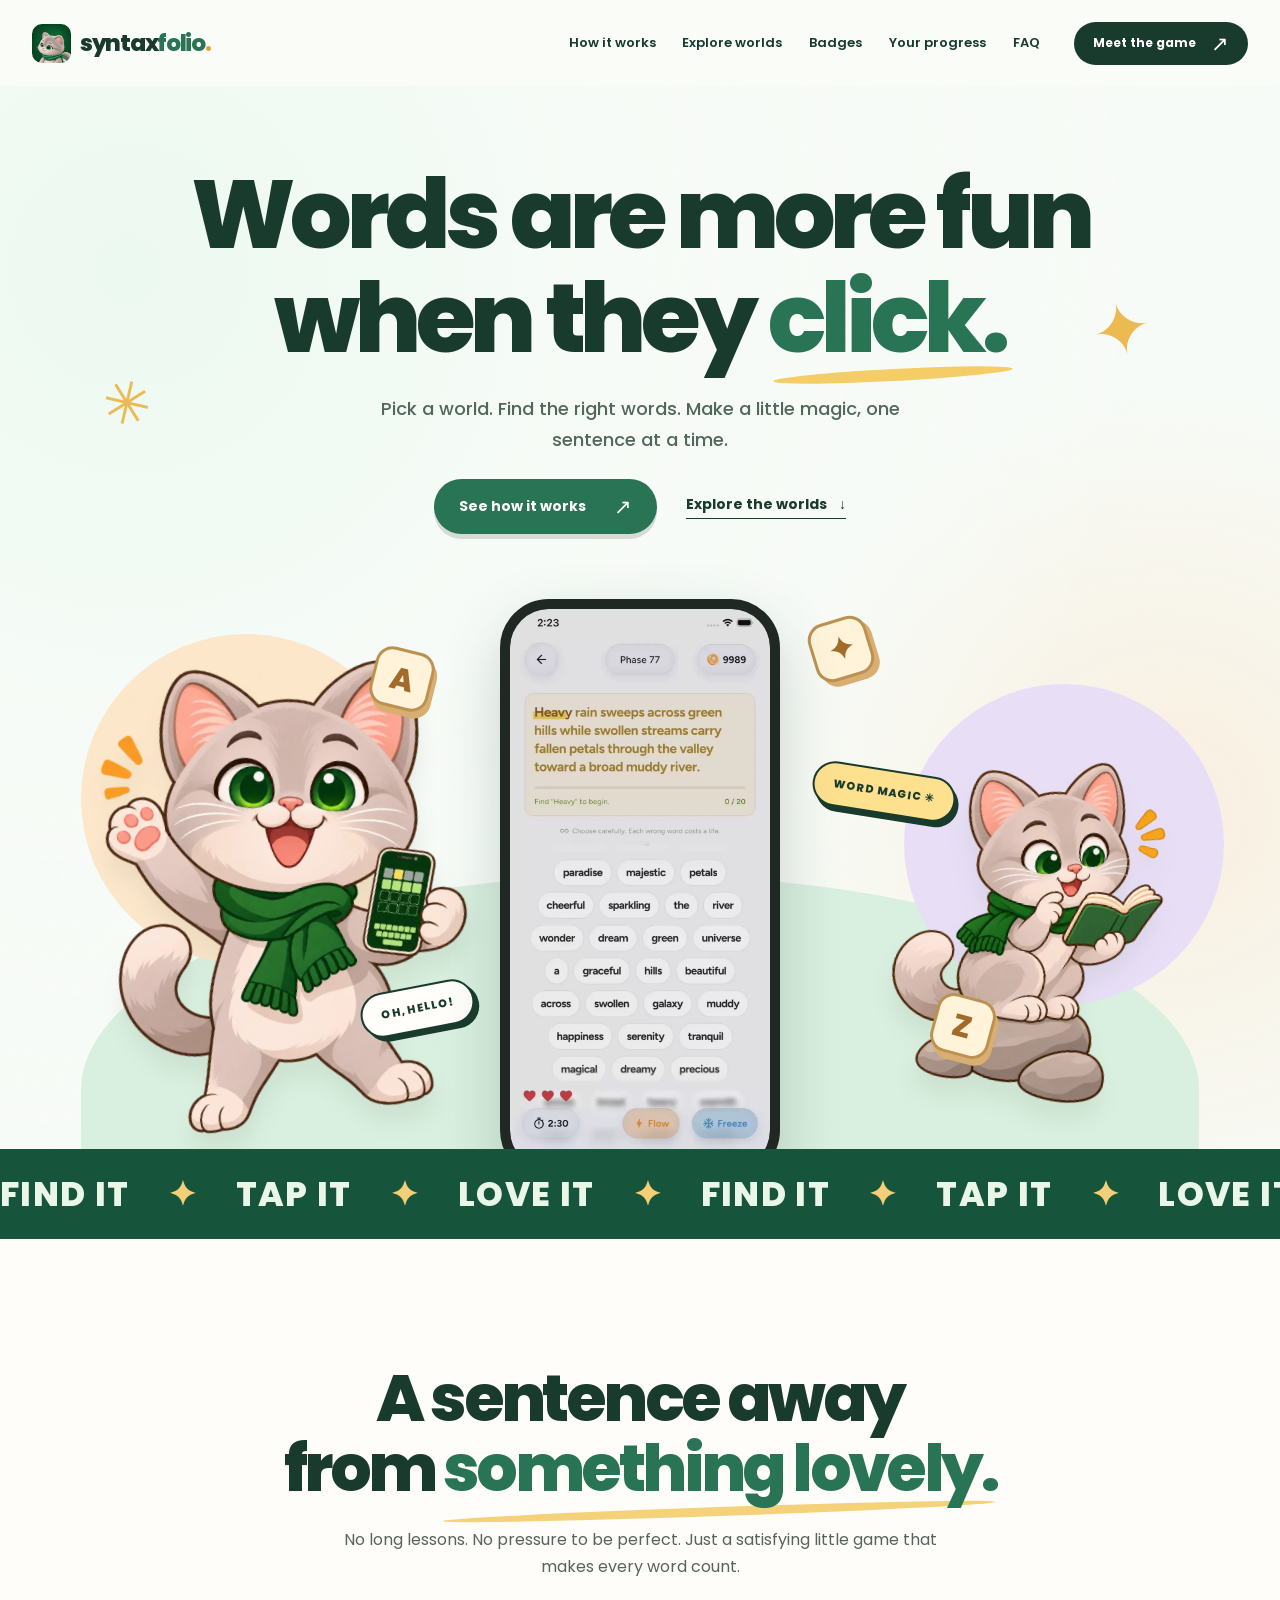
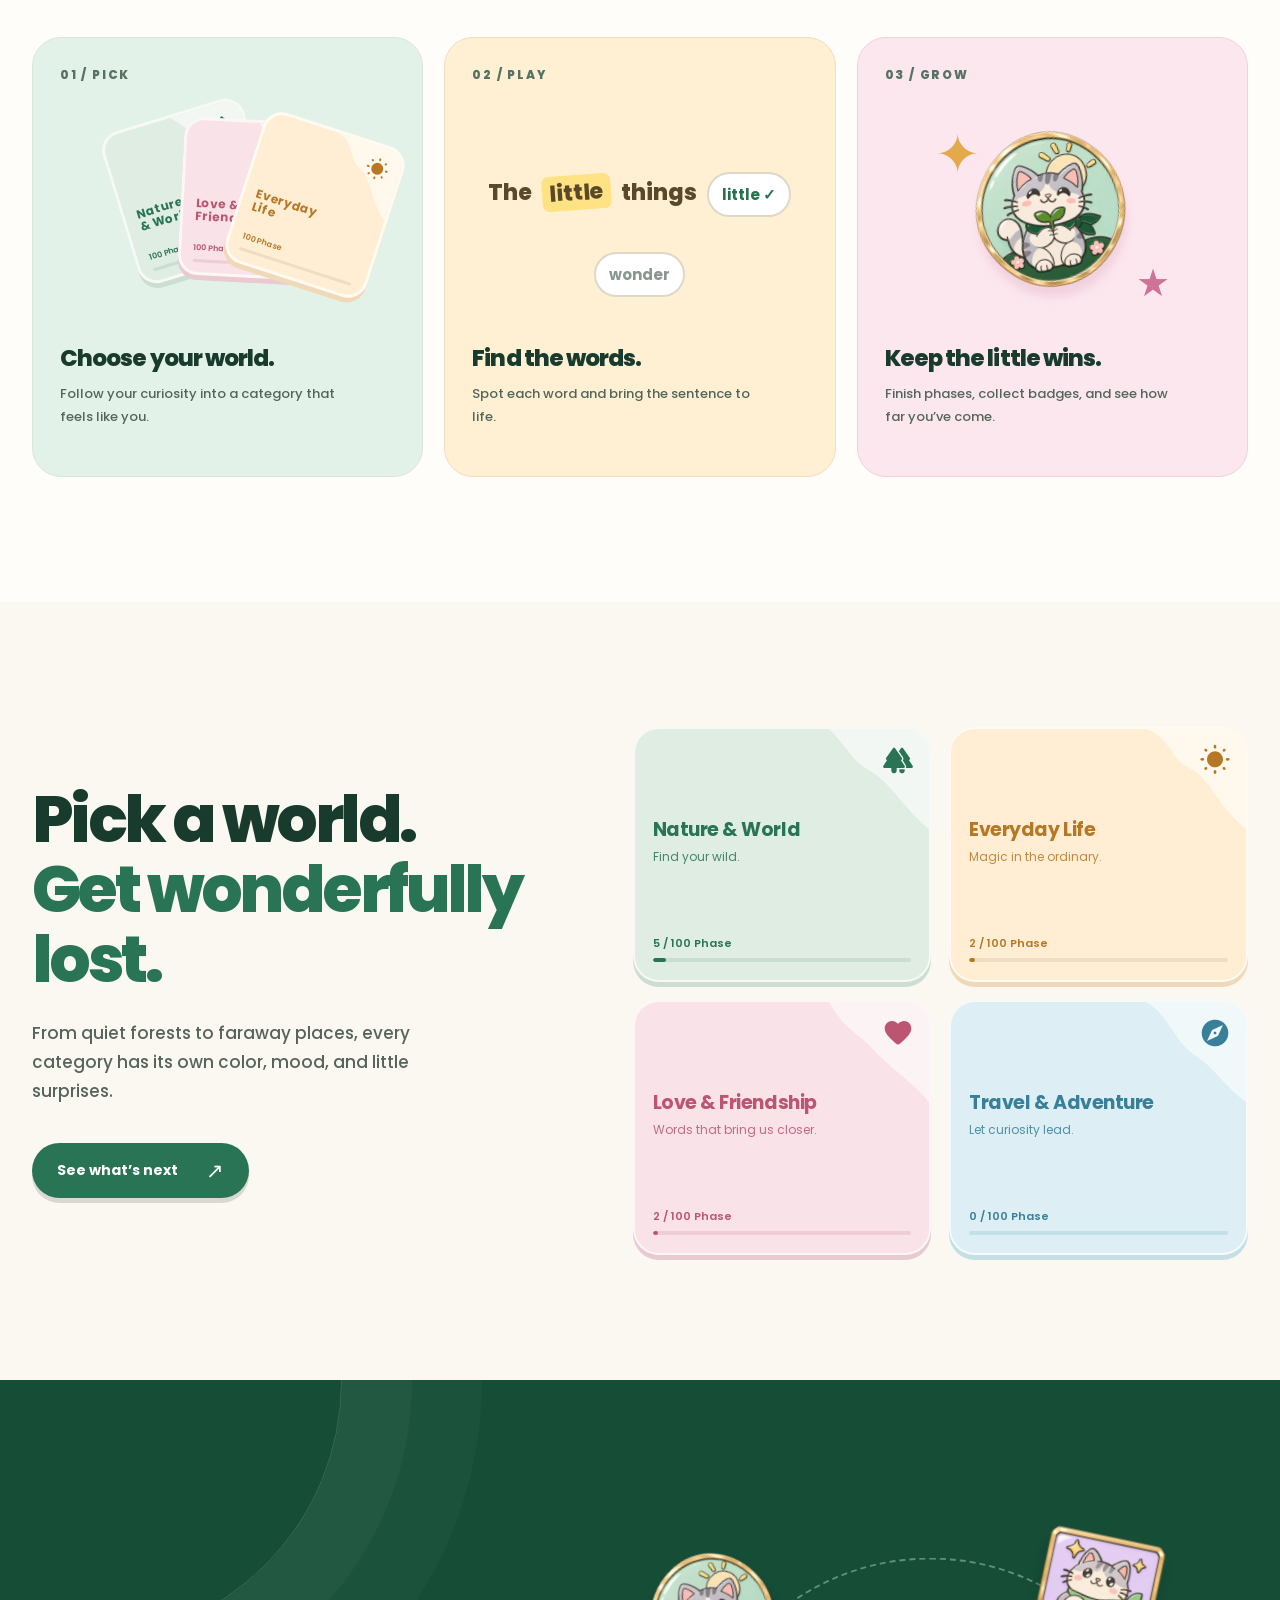
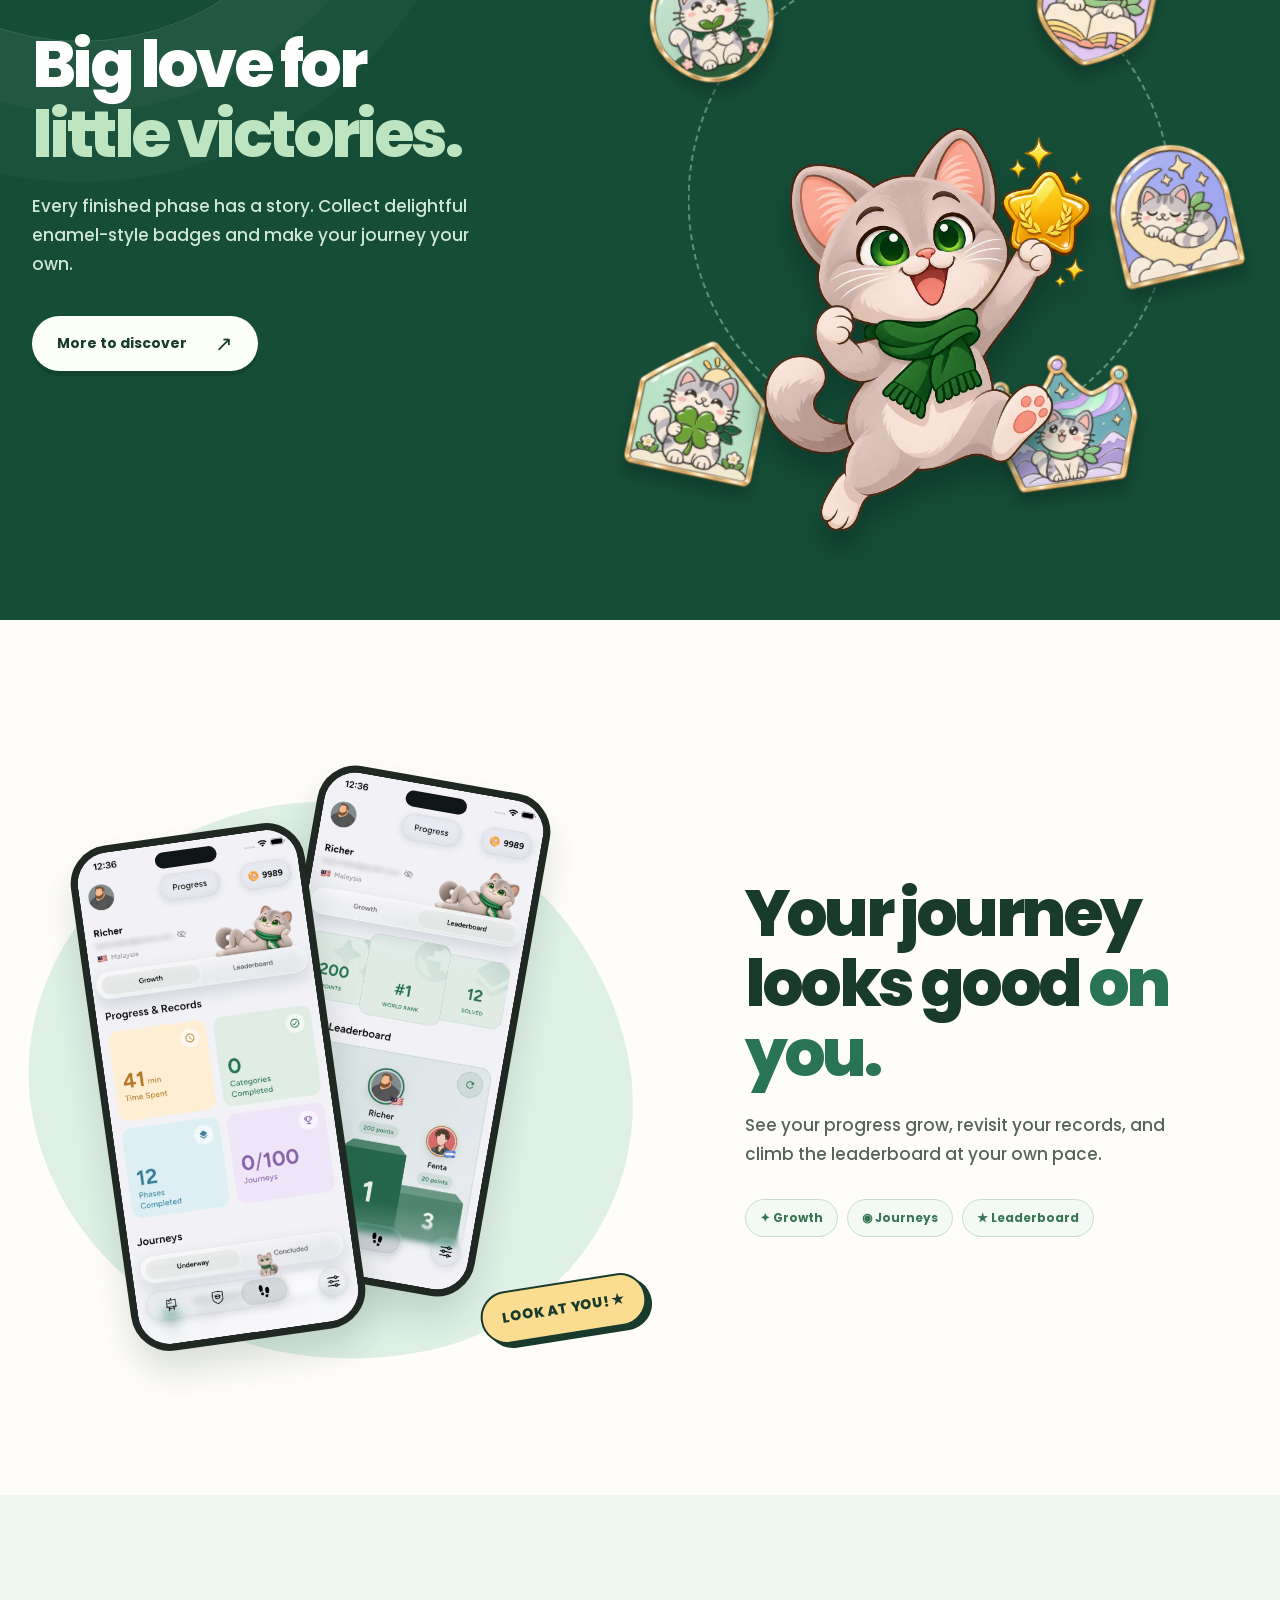
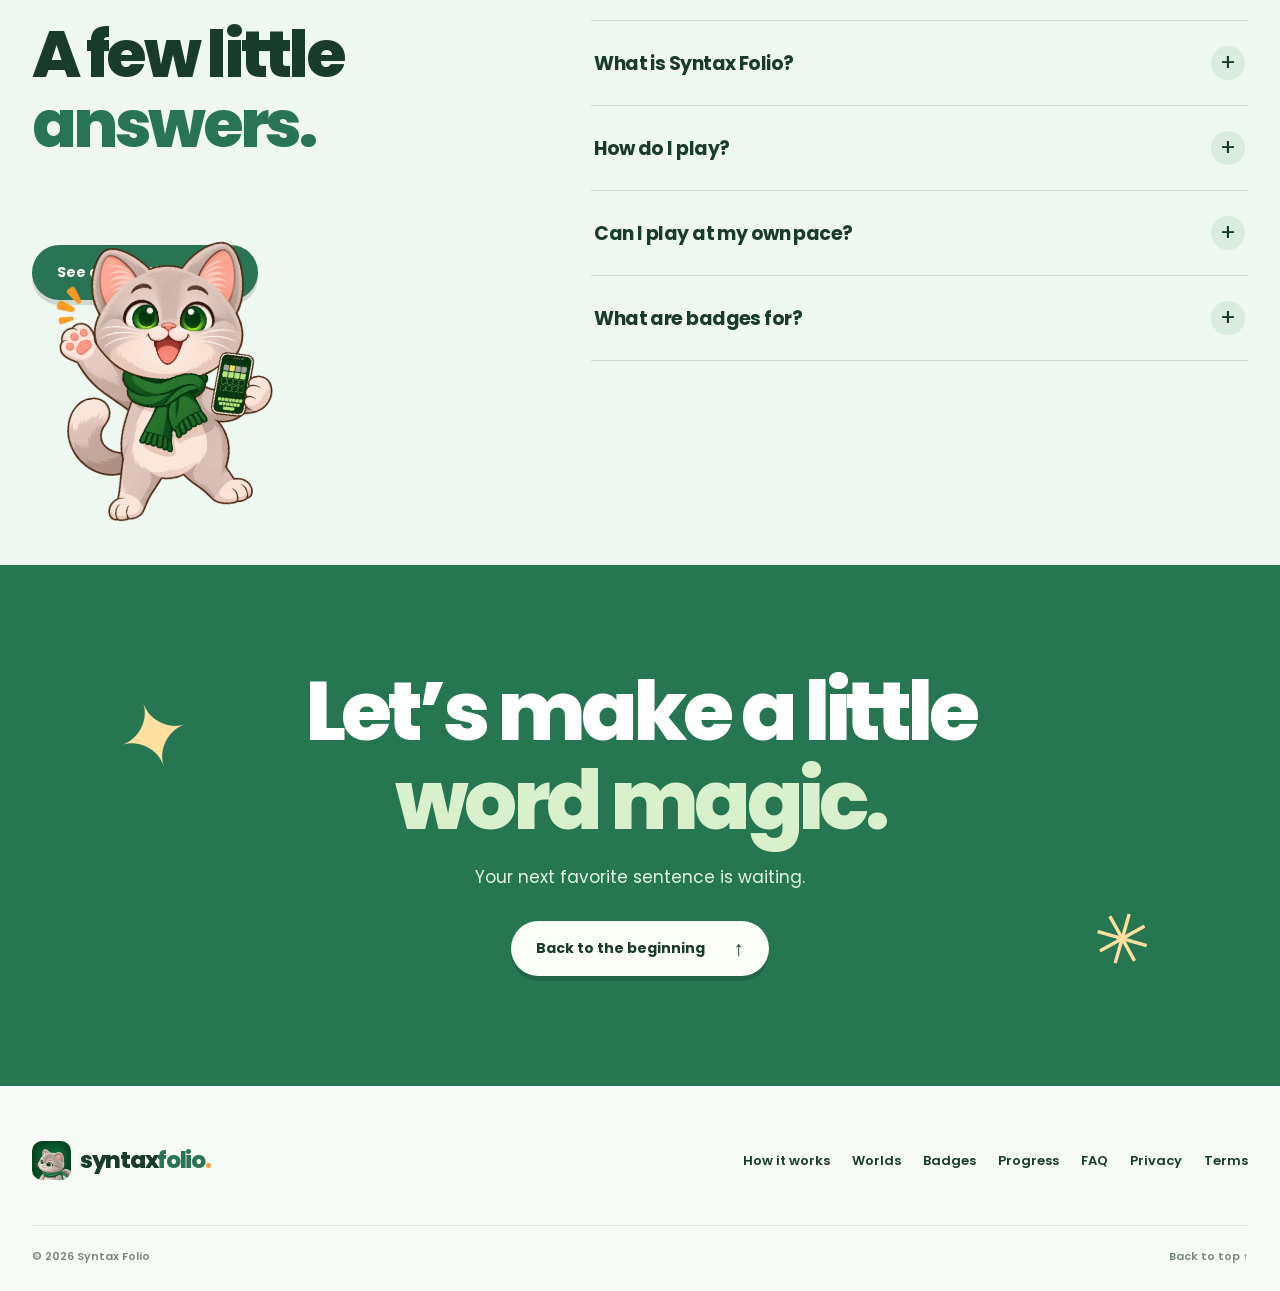
<file: index.html>
<!doctype html>
<html lang="en">
<head>
  <meta charset="utf-8">
  <meta name="viewport" content="width=device-width, initial-scale=1">
  <meta name="theme-color" content="#f7fbf7">
  <meta name="description" content="Syntax Folio turns finding words into a little everyday adventure. Pick a world, finish a sentence, and collect charming cat badges along the way.">
  <meta property="og:title" content="Syntax Folio — Make a little word magic">
  <meta property="og:description" content="Pick a world, find the words, and make a little magic.">
  <meta property="og:type" content="website">
  <link rel="icon" type="image/png" href="./favicon.png">
  <link rel="apple-touch-icon" href="./apple-touch-icon.png">
  <link rel="stylesheet" href="./styles.css">
  <script src="./script.js" defer></script>
  <title>Syntax Folio — Make a little word magic</title>
</head>
<body>
  <a class="skip-link" href="#main">Skip to content</a>
  <header class="site-header" id="top">
    <div class="nav-shell page-width">
      <a class="brand" href="#top" aria-label="Syntax Folio, back to top"><span class="brand-mark" aria-hidden="true"><img src="./assets/syntaxfolio_cat_green.png" alt=""></span><span>syntax<span class="brand-accent">folio</span><span class="brand-period">.</span></span></a>
      <button class="menu-toggle" type="button" aria-label="Open menu" aria-controls="site-nav" aria-expanded="false"><span></span><span></span><span></span></button>
      <nav class="site-nav" id="site-nav" aria-label="Main navigation"><a href="#how-it-works">How it works</a><a href="#worlds">Explore worlds</a><a href="#badges">Badges</a><a href="#progress">Your progress</a><a href="./faq/">FAQ</a></nav>
      <a class="button button-dark nav-cta" href="#how-it-works">Meet the game <span aria-hidden="true">↗</span></a>
    </div>
  </header>
  <main id="main">
    <section class="hero" aria-labelledby="hero-title">
      <div class="hero-spark hero-spark-one" aria-hidden="true">✳</div><div class="hero-spark hero-spark-two" aria-hidden="true">✦</div>
      <div class="hero-intro page-width">
        <h1 id="hero-title">Words are more fun<br>when they <em>click.</em></h1>
        <p class="hero-copy">Pick a world. Find the right words. Make a little magic, one sentence at a time.</p>
        <div class="hero-actions"><a class="button button-green" href="#how-it-works">See how it works <span aria-hidden="true">↗</span></a><a class="text-link" href="#worlds">Explore the worlds <span aria-hidden="true">↓</span></a></div>
      </div>
      <div class="hero-stage page-width" aria-label="Preview of the Syntax Folio game">
        <span class="hero-blob hero-blob-left" aria-hidden="true"></span><span class="hero-blob hero-blob-right" aria-hidden="true"></span>
        <span class="floating-tile tile-one" aria-hidden="true">A</span><span class="floating-tile tile-two" aria-hidden="true">✦</span><span class="floating-tile tile-three" aria-hidden="true">Z</span>
        <img class="hero-cat hero-cat-left" src="./assets/cat-hello.webp" alt="The Syntax Folio cat waving hello while holding a phone" width="420" height="560" fetchpriority="high">
        <img class="hero-cat hero-cat-right" src="./assets/cat-reading.webp" alt="The Syntax Folio cat reading a book while sitting on stones" width="370" height="500">
        <div class="hero-sticker sticker-one" aria-hidden="true">OH, HELLO!</div><div class="hero-sticker sticker-two" aria-hidden="true">WORD MAGIC ✳</div>
      </div>
      <div class="phone phone-hero"><video src="./assets/preview.mp4" poster="./assets/preview-poster.webp" aria-label="Gameplay preview: find words to finish a sentence" autoplay muted loop playsinline preload="metadata"></video></div>
      <div class="ticker" aria-hidden="true"><div class="ticker-track">FIND IT <span>✦</span> TAP IT <span>✦</span> LOVE IT <span>✦</span> FIND IT <span>✦</span> TAP IT <span>✦</span> LOVE IT <span>✦</span> FIND IT <span>✦</span> TAP IT <span>✦</span> LOVE IT <span>✦</span></div></div>
    </section>
    <section class="section how-section page-width" id="how-it-works" aria-labelledby="how-title">
      <div class="section-heading centered"><h2 id="how-title">A sentence away<br>from <span class="underlined">something lovely.</span></h2><p>No long lessons. No pressure to be perfect. Just a satisfying little game that makes every word count.</p></div>
      <div class="steps-grid">
        <article class="step-card step-mint"><div class="step-number">01 / PICK</div><div class="step-art step-art-world">
          <div class="mini-world mini-world-green"><svg class="category-wave" viewBox="0 0 100 100" aria-hidden="true"><path d="M0 0 C20 19 20 30 43 43 C64 57 74 78 100 100 L100 0 Z"></path></svg><span class="material-icon category-icon" aria-hidden="true">&#xf0322;</span><strong>Nature<br>&amp; World</strong><small>100 Phase</small><i class="mini-track" aria-hidden="true"></i></div>
          <div class="mini-world mini-world-pink"><svg class="category-wave" viewBox="0 0 100 100" aria-hidden="true"><path d="M0 0 C16 27 27 30 40 43 C58 64 81 77 100 100 L100 0 Z"></path></svg><span class="material-icon category-icon" aria-hidden="true">&#xf738;</span><strong>Love &amp;<br>Friendship</strong><small>100 Phase</small><i class="mini-track" aria-hidden="true"></i></div>
          <div class="mini-world mini-world-yellow"><svg class="category-wave" viewBox="0 0 100 100" aria-hidden="true"><path d="M0 0 C26 10 22 28 45 40 C65 50 68 73 100 100 L100 0 Z"></path></svg><span class="material-icon category-icon" aria-hidden="true">&#xf02ae;</span><strong>Everyday<br>Life</strong><small>100 Phase</small><i class="mini-track" aria-hidden="true"></i></div>
        </div><h3>Choose your world.</h3><p>Follow your curiosity into a category that feels like you.</p></article>
        <article class="step-card step-cream"><div class="step-number">02 / PLAY</div><div class="step-art word-art" aria-hidden="true"><span>The</span><span class="word-highlight">little</span><span>things</span><span class="word-choice">little ✓</span><span class="word-choice faded">wonder</span></div><h3>Find the words.</h3><p>Spot each word and bring the sentence to life.</p></article>
        <article class="step-card step-pink"><div class="step-number">03 / GROW</div><div class="step-art reward-art" aria-hidden="true"><span class="reward-sun">✦</span><img src="./assets/badge-first-purr.webp" alt="" width="155" height="155"><span class="reward-star">★</span></div><h3>Keep the little wins.</h3><p>Finish phases, collect badges, and see how far you’ve come.</p></article>
      </div>
    </section>
    <section class="worlds-section section" id="worlds" aria-labelledby="worlds-title"><div class="page-width worlds-layout">
      <div class="worlds-copy"><h2 id="worlds-title">Pick a world.<br><em>Get wonderfully lost.</em></h2><p>From quiet forests to faraway places, every category has its own color, mood, and little surprises.</p><a class="button button-green" href="#progress">See what’s next <span aria-hidden="true">↗</span></a></div>
      <div class="worlds-art" aria-label="A selection of colorful categories">
        <div class="world-card world-green"><svg class="category-wave" viewBox="0 0 100 100" aria-hidden="true"><path d="M0 0 C20 19 20 30 43 43 C64 57 74 78 100 100 L100 0 Z"></path></svg><span class="material-icon category-icon" aria-hidden="true">&#xf0322;</span><strong>Nature &amp; World</strong><small>Find your wild.</small><div class="category-progress"><span>5 / 100 Phase</span><i><b style="width:5%"></b></i></div></div>
        <div class="world-card world-yellow"><svg class="category-wave" viewBox="0 0 100 100" aria-hidden="true"><path d="M0 0 C26 10 22 28 45 40 C65 50 68 73 100 100 L100 0 Z"></path></svg><span class="material-icon category-icon" aria-hidden="true">&#xf02ae;</span><strong>Everyday Life</strong><small>Magic in the ordinary.</small><div class="category-progress"><span>2 / 100 Phase</span><i><b style="width:2%"></b></i></div></div>
        <div class="world-card world-pink"><svg class="category-wave" viewBox="0 0 100 100" aria-hidden="true"><path d="M0 0 C16 27 27 30 40 43 C58 64 81 77 100 100 L100 0 Z"></path></svg><span class="material-icon category-icon" aria-hidden="true">&#xf738;</span><strong>Love &amp; Friendship</strong><small>Words that bring us closer.</small><div class="category-progress"><span>2 / 100 Phase</span><i><b style="width:2%"></b></i></div></div>
        <div class="world-card world-blue"><svg class="category-wave" viewBox="0 0 100 100" aria-hidden="true"><path d="M0 0 C24 13 26 38 50 54 C72 69 77 83 100 100 L100 0 Z"></path></svg><span class="material-icon category-icon" aria-hidden="true">&#xf724;</span><strong>Travel &amp; Adventure</strong><small>Let curiosity lead.</small><div class="category-progress"><span>0 / 100 Phase</span><i><b style="width:0%"></b></i></div></div>
      </div>
    </div></section>
    <section class="badges-section section" id="badges" aria-labelledby="badges-title"><div class="page-width badges-layout">
      <div class="badges-copy"><h2 id="badges-title">Big love for<br><em>little victories.</em></h2><p>Every finished phase has a story. Collect delightful enamel-style badges and make your journey your own.</p><a class="button button-light" href="#progress">More to discover <span aria-hidden="true">↗</span></a></div>
      <div class="badge-scene" aria-label="A collection of Syntax Folio badges"><span class="badge-orbit" aria-hidden="true"></span><img class="badge badge-a" src="./assets/badge-first-purr.webp" alt="First Purr badge" loading="lazy"><img class="badge badge-b" src="./assets/badge-word-weaver.webp" alt="Word Weaver badge" loading="lazy"><img class="badge badge-c" src="./assets/badge-moonlit-whiskers.webp" alt="Moonlit Whiskers badge" loading="lazy"><img class="badge badge-d" src="./assets/badge-lucky-clover.webp" alt="Lucky Clover badge" loading="lazy"><img class="badge badge-e" src="./assets/badge-aurora-admirer.webp" alt="Aurora Admirer badge" loading="lazy"><img class="badges-cat" src="./assets/cat-celebrate.webp" alt="The cat celebrating with a golden badge" loading="lazy"></div>
    </div></section>
    <section class="section progress-section page-width" id="progress" aria-labelledby="progress-title">
      <div class="progress-visual"><div class="progress-blob" aria-hidden="true"></div><div class="phone phone-progress phone-progress-back"><span class="phone-camera" aria-hidden="true"></span><img src="./assets/screen-6.webp" alt="Leaderboard preview" loading="lazy" width="680" height="1471"></div><div class="phone phone-progress phone-progress-front"><span class="phone-camera" aria-hidden="true"></span><img src="./assets/screen-5.webp" alt="Growth and progress preview" loading="lazy" width="680" height="1471"></div><span class="progress-sticker" aria-hidden="true">LOOK AT YOU! ★</span></div>
      <div class="progress-copy"><h2 id="progress-title">Your journey<br>looks good <em>on you.</em></h2><p>See your progress grow, revisit your records, and climb the leaderboard at your own pace.</p><div class="progress-chips"><span>✦ Growth</span><span>◉ Journeys</span><span>★ Leaderboard</span></div></div>
    </section>
    <section class="faq-section section" id="faq" aria-labelledby="faq-title"><div class="page-width faq-layout">
      <div class="faq-intro"><h2 id="faq-title">A few little<br><em>answers.</em></h2><a class="button button-green faq-more" href="./faq/">See all questions <span aria-hidden="true">↗</span></a><img src="./assets/cat-hello.webp" alt="Our cat is happy to help" loading="lazy"></div>
      <div class="faq-list"><details><summary>What is Syntax Folio?<span aria-hidden="true">+</span></summary><p>It’s a word-finding game where you complete sentences, explore themed worlds, and celebrate your progress along the way.</p></details><details><summary>How do I play?<span aria-hidden="true">+</span></summary><p>Choose a category and phase, then tap the correct words in order to complete the sentence. Each phase is a fresh little challenge.</p></details><details><summary>Can I play at my own pace?<span aria-hidden="true">+</span></summary><p>Absolutely. Pick a world whenever you like and return to your journey whenever a little wordplay sounds good.</p></details><details><summary>What are badges for?<span aria-hidden="true">+</span></summary><p>Badges mark the milestones you reach as you play. Collect them and watch your own story take shape.</p></details></div>
    </div></section>
    <section class="final-cta" aria-labelledby="final-title"><div class="page-width final-inner"><span class="final-star final-star-a" aria-hidden="true">✦</span><span class="final-star final-star-b" aria-hidden="true">✳</span><h2 id="final-title">Let’s make a little<br><em>word magic.</em></h2><p>Your next favorite sentence is waiting.</p><a class="button button-light" href="#top">Back to the beginning <span aria-hidden="true">↑</span></a></div></section>
  </main>
  <footer class="site-footer"><div class="page-width footer-main"><a class="brand" href="#top"><span class="brand-mark" aria-hidden="true"><img src="./assets/syntaxfolio_cat_green.png" alt=""></span><span>syntax<span class="brand-accent">folio</span><span class="brand-period">.</span></span></a><nav aria-label="Footer navigation"><a href="#how-it-works">How it works</a><a href="#worlds">Worlds</a><a href="#badges">Badges</a><a href="#progress">Progress</a><a href="./faq/">FAQ</a><a href="./privacy/">Privacy</a><a href="./terms/">Terms</a></nav></div><div class="footer-bottom page-width"><span>© <span id="year">2026</span> Syntax Folio</span><a href="#top">Back to top ↑</a></div></footer>
</body>
</html>
</file>
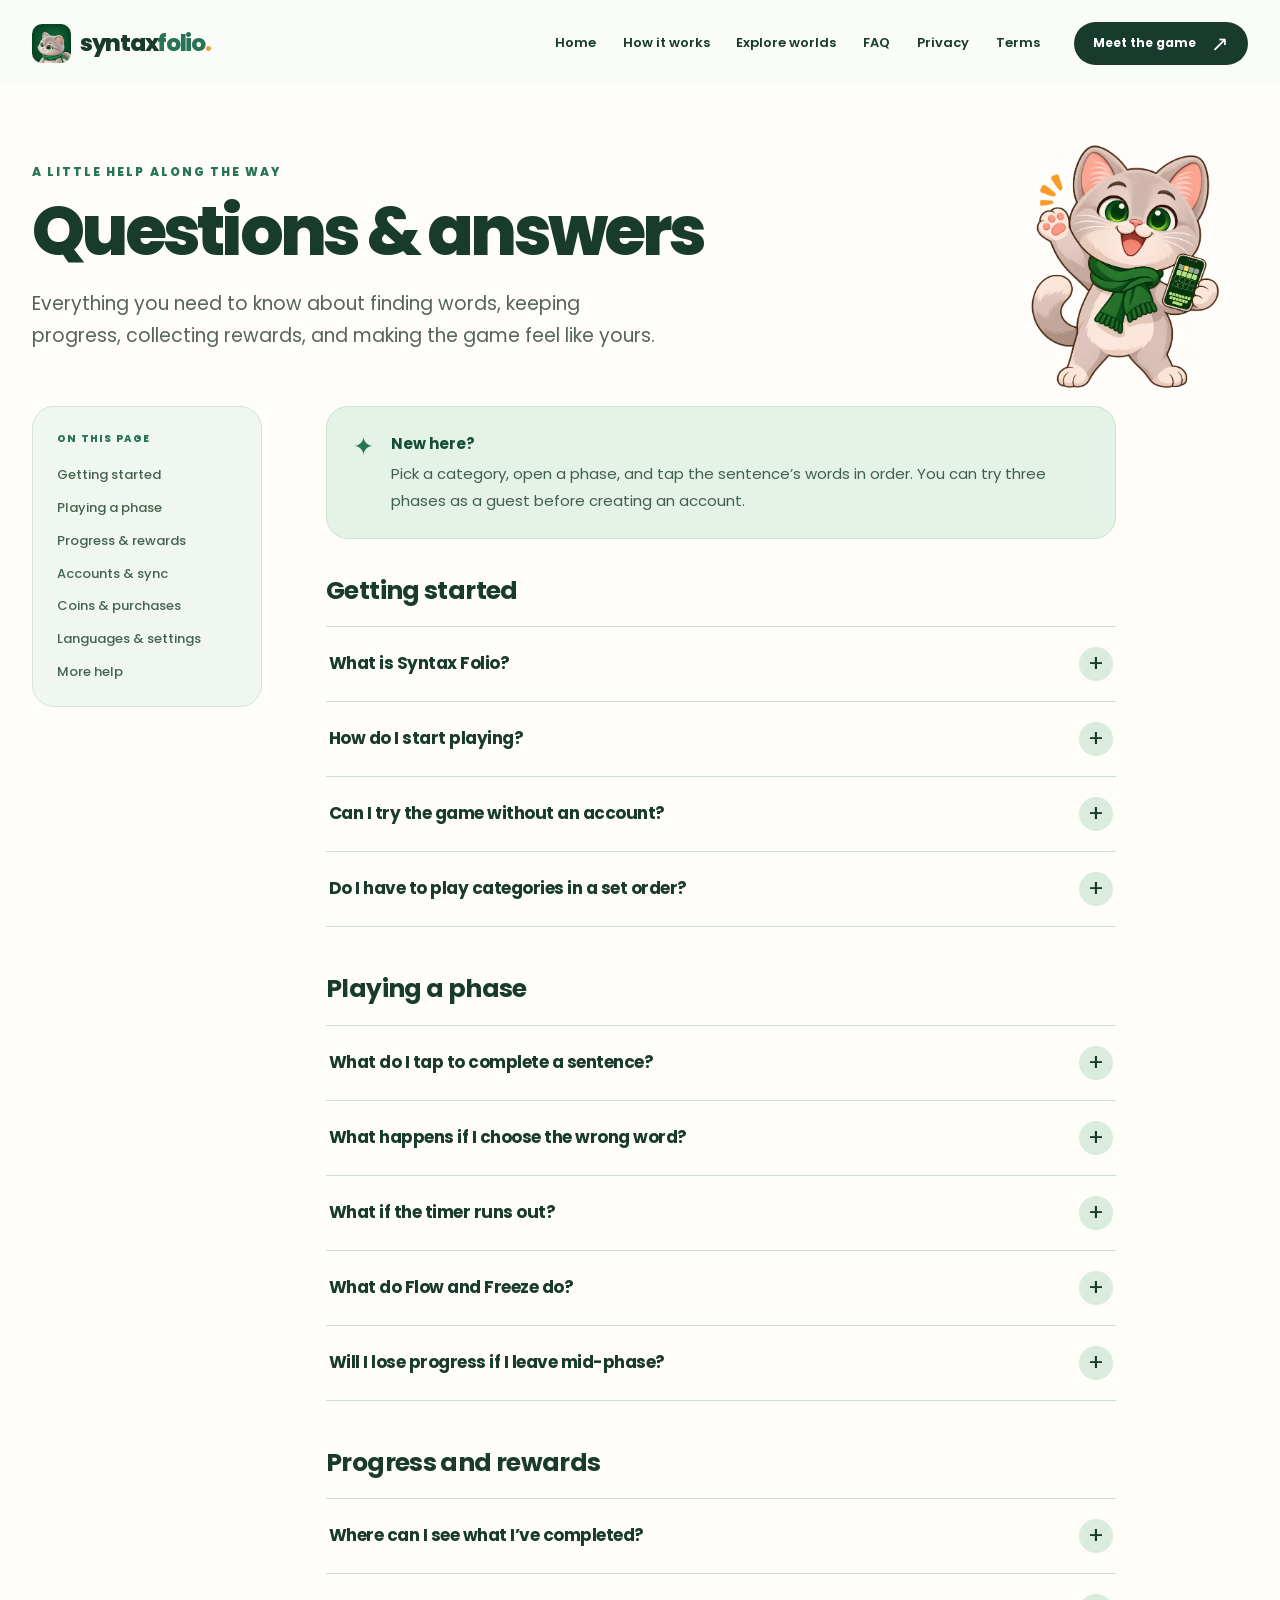
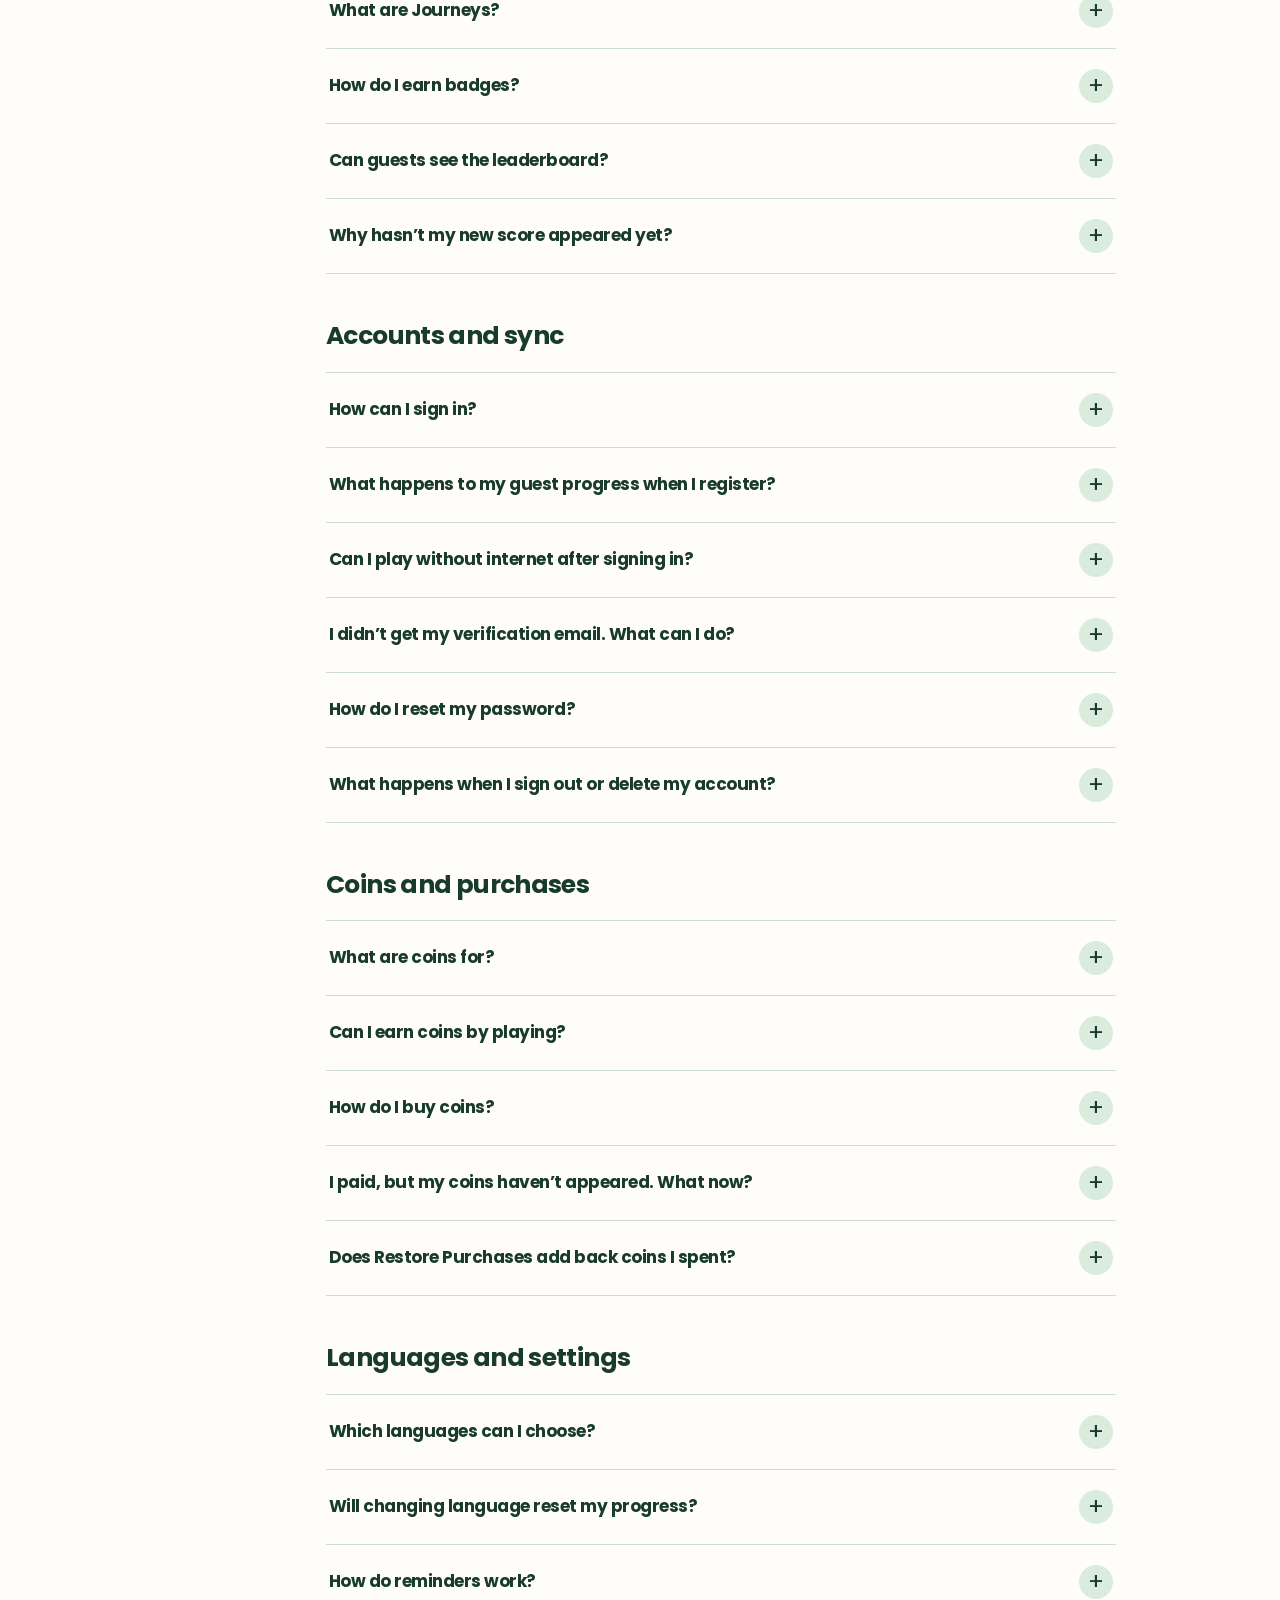
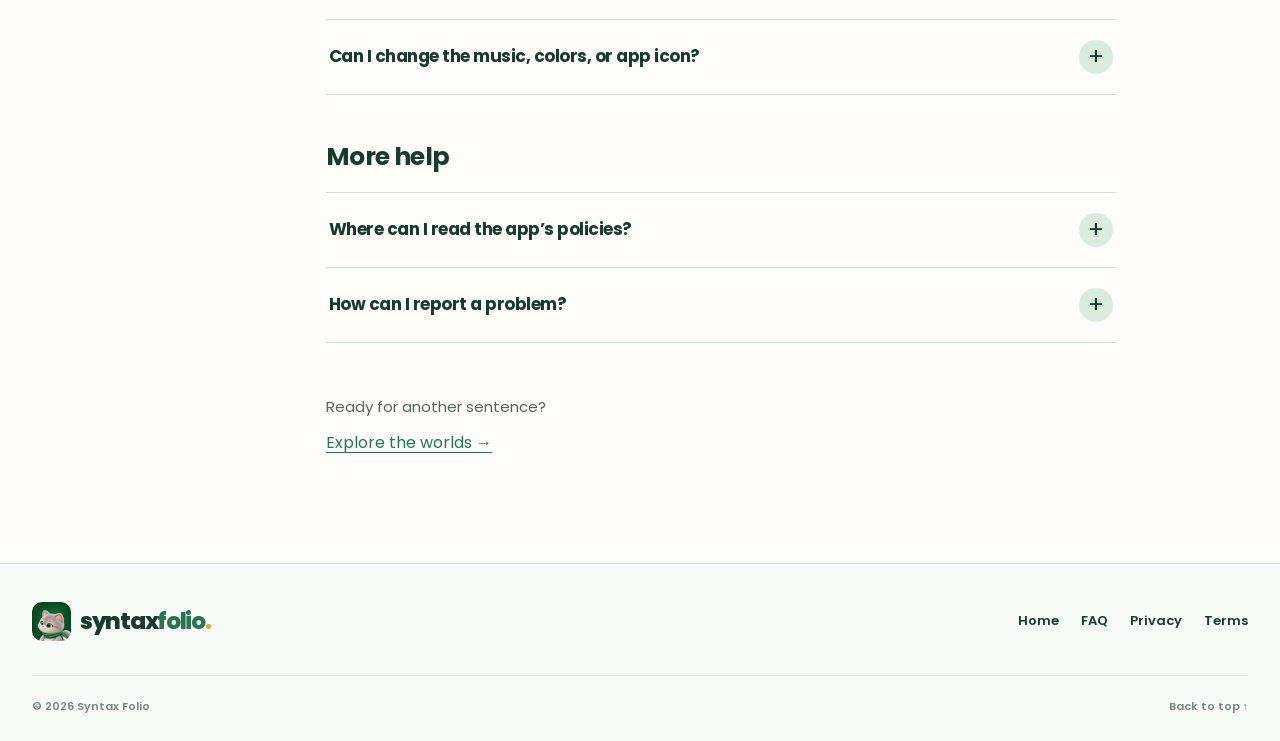
<file: faq/index.html>
<!doctype html>
<html lang="en">
<head>
  <meta charset="utf-8">
  <meta name="viewport" content="width=device-width, initial-scale=1">
  <meta name="theme-color" content="#f7fbf7">
  <meta name="description" content="Answers about playing Syntax Folio, guest limits, progress, accounts, leaderboards, coins, purchases, languages, and reminders.">
  <title>Frequently Asked Questions — Syntax Folio</title>
  <link rel="icon" type="image/png" href="../favicon.png">
  <link rel="apple-touch-icon" href="../apple-touch-icon.png">
  <link rel="stylesheet" href="../styles.css">
  <script src="../script.js" defer></script>
</head>
<body class="legal-page faq-page">
  <a class="skip-link" href="#main">Skip to content</a>
  <header class="site-header" id="top">
    <div class="nav-shell page-width">
      <a class="brand" href="../index.html" aria-label="Syntax Folio home"><span class="brand-mark" aria-hidden="true"><img src="../assets/syntaxfolio_cat_green.png" alt=""></span><span>syntax<span class="brand-accent">folio</span><span class="brand-period">.</span></span></a>
      <button class="menu-toggle" type="button" aria-label="Open menu" aria-controls="site-nav" aria-expanded="false"><span></span><span></span><span></span></button>
      <nav class="site-nav" id="site-nav" aria-label="Main navigation"><a href="../index.html">Home</a><a href="../index.html#how-it-works">How it works</a><a href="../index.html#worlds">Explore worlds</a><a href="./" aria-current="page">FAQ</a><a href="../privacy/">Privacy</a><a href="../terms/">Terms</a></nav>
      <a class="button button-dark nav-cta" href="../index.html#how-it-works">Meet the game <span aria-hidden="true">↗</span></a>
    </div>
  </header>
  <main class="legal-main page-width" id="main">
    <div class="legal-intro">
      <p class="eyebrow">A LITTLE HELP ALONG THE WAY</p>
      <h1>Questions &amp; answers</h1>
      <p>Everything you need to know about finding words, keeping progress, collecting rewards, and making the game feel like yours.</p>
      <img class="faq-hero-cat" src="../assets/cat-hello.webp" alt="The Syntax Folio cat waving hello" width="420" height="560">
    </div>
    <div class="legal-layout">
      <nav class="legal-toc" aria-label="On this page">
        <span>ON THIS PAGE</span>
        <a href="#getting-started">Getting started</a>
        <a href="#playing">Playing a phase</a>
        <a href="#progress">Progress &amp; rewards</a>
        <a href="#accounts">Accounts &amp; sync</a>
        <a href="#coins">Coins &amp; purchases</a>
        <a href="#settings">Languages &amp; settings</a>
        <a href="#more-help">More help</a>
      </nav>
      <article class="legal-content">
        <aside class="legal-highlight"><span class="legal-highlight-mark" aria-hidden="true">✦</span><p><strong>New here?</strong> Pick a category, open a phase, and tap the sentence’s words in order. You can try three phases as a guest before creating an account.</p></aside>

        <section id="getting-started"><h2>Getting started</h2><div class="faq-list">
          <details><summary>What is Syntax Folio?<span aria-hidden="true">+</span></summary><p>It’s a word-finding game. Choose a themed category, complete sentences one word at a time, and watch your progress grow through phases, Journeys, and badges.</p></details>
          <details><summary>How do I start playing?<span aria-hidden="true">+</span></summary><p>Choose a language, follow the short practice walkthrough, then pick a category on the main screen. Open its next available phase to begin.</p></details>
          <details><summary>Can I try the game without an account?<span aria-hidden="true">+</span></summary><p>Yes. You can open three distinct phases as a guest, across any categories. Before opening a fourth distinct phase, the app asks you to sign in or create an account.</p></details>
          <details><summary>Do I have to play categories in a set order?<span aria-hidden="true">+</span></summary><p>No. Pick any category that interests you. Within a category, phases normally open as you progress; a phase may also offer a coin unlock.</p></details>
        </div></section>

        <section id="playing"><h2>Playing a phase</h2><div class="faq-list">
          <details><summary>What do I tap to complete a sentence?<span aria-hidden="true">+</span></summary><p>Find the word requested under the sentence and tap its matching pill. Keep selecting the next requested word until the sentence is complete.</p></details>
          <details><summary>What happens if I choose the wrong word?<span aria-hidden="true">+</span></summary><p>A wrong choice costs one life. Easier difficulties start with two lives; Proficient and higher difficulties start with three. If you run out, you can retry the phase.</p></details>
          <details><summary>What if the timer runs out?<span aria-hidden="true">+</span></summary><p>The attempt ends and you can start the phase again. Leaving gameplay or putting the app in the background pauses its active-play timer, so time outside the phase is not counted.</p></details>
          <details><summary>What do Flow and Freeze do?<span aria-hidden="true">+</span></summary><p>Flow lets you choose the remaining sentence words in any order for 10 seconds. Freeze stops the scrolling words for 10 seconds while you keep selecting. The phase timer continues during either power, and the coin cost is shown before activation.</p></details>
          <details><summary>Will I lose progress if I leave mid-phase?<span aria-hidden="true">+</span></summary><p>The app saves your current attempt on the device, including matched words, lives, timers, and scroll position. Reopen that phase to continue from the saved checkpoint.</p></details>
        </div></section>

        <section id="progress"><h2>Progress and rewards</h2><div class="faq-list">
          <details><summary>Where can I see what I’ve completed?<span aria-hidden="true">+</span></summary><p>Open Progress and choose Growth. You’ll find your records and Journeys there. The Leaderboard tab shows global rankings.</p></details>
          <details><summary>What are Journeys?<span aria-hidden="true">+</span></summary><p>Journeys are milestones tied to phases in each category. They update from the category’s available phase count and your completed phases, so the list can grow as new phases arrive.</p></details>
          <details><summary>How do I earn badges?<span aria-hidden="true">+</span></summary><p>Badges celebrate milestones such as completed phases, flawless clears, and concluded Journeys. Open your badge collection to see what each badge asks you to do.</p></details>
          <details><summary>Can guests see the leaderboard?<span aria-hidden="true">+</span></summary><p>Yes. Everyone can view it. Only signed-in players appear in the rankings, which show a public username, avatar, selected country, points, rank, and completed-phase count. Your email is not displayed.</p></details>
          <details><summary>Why hasn’t my new score appeared yet?<span aria-hidden="true">+</span></summary><p>Rankings depend on your signed-in progress reaching the server. Check your connection, then reopen the app or finish another phase to retry sync. Refresh the Progress screen to load the latest ranking.</p></details>
        </div></section>

        <section id="accounts"><h2>Accounts and sync</h2><div class="faq-list">
          <details><summary>How can I sign in?<span aria-hidden="true">+</span></summary><p>You can use email, Apple, or Google where the option is available on your device. The app will guide you through any verification or profile setup needed.</p></details>
          <details><summary>What happens to my guest progress when I register?<span aria-hidden="true">+</span></summary><p>When you sign in on the same device, the app brings eligible guest progress into your account and keeps a local copy for offline play.</p></details>
          <details><summary>Can I play without internet after signing in?<span aria-hidden="true">+</span></summary><p>Yes, gameplay progress is saved locally. Cloud sync runs when you open the app, sign in, or complete a phase while connected. If a sync fails, it can retry on a later app launch or phase completion.</p></details>
          <details><summary>I didn’t get my verification email. What can I do?<span aria-hidden="true">+</span></summary><p>Check your spam or junk folder and make sure the email address is correct. If the account is still unverified, use Resend Verification Email on the password screen, then open the newest email link on this device.</p></details>
          <details><summary>How do I reset my password?<span aria-hidden="true">+</span></summary><p>On the email sign-in screen, choose Forgot Password and follow the link sent to your email. Request a new link if the old one has expired.</p></details>
          <details><summary>What happens when I sign out or delete my account?<span aria-hidden="true">+</span></summary><p>Signing out clears local account progress from the device, while your account remains available to sign in again. Delete Account in Settings starts a separate confirmation flow to permanently remove the account and its synced progress.</p></details>
        </div></section>

        <section id="coins"><h2>Coins and purchases</h2><div class="faq-list">
          <details><summary>What are coins for?<span aria-hidden="true">+</span></summary><p>Coins are an in-game balance used for actions such as unlocking a phase, retrying, or activating Flow and Freeze. The app shows the price before you confirm an action.</p></details>
          <details><summary>Can I earn coins by playing?<span aria-hidden="true">+</span></summary><p>Yes. Some completed phases award coins along with points. A phase’s clear reward is granted only on its first completion.</p></details>
          <details><summary>How do I buy coins?<span aria-hidden="true">+</span></summary><p>Tap a coin balance pill to open the Coin Store, choose a pack, and review its displayed price before confirming. You must be signed in for a purchase to be credited to your account. Purchase availability depends on your platform.</p></details>
          <details><summary>I paid, but my coins haven’t appeared. What now?<span aria-hidden="true">+</span></summary><p>Keep the app connected and reopen the Coin Store; purchase verification may still be pending. You can also use Restore Purchases in Settings. If the balance still looks wrong, use the developer support contact on the app’s store listing and include the purchase date and product, without sharing payment-card details.</p></details>
          <details><summary>Does Restore Purchases add back coins I spent?<span aria-hidden="true">+</span></summary><p>No. It checks eligible transactions and syncs the current account balance. Coins already used in the game are not added again.</p></details>
        </div></section>

        <section id="settings"><h2>Languages and settings</h2><div class="faq-list">
          <details><summary>Which languages can I choose?<span aria-hidden="true">+</span></summary><p>English, Malaysian Malay, Spanish, French, and Mandarin are available. Change your choice in Settings → Languages &amp; Notifications → App Language.</p></details>
          <details><summary>Will changing language reset my progress?<span aria-hidden="true">+</span></summary><p>Unfinished phase attempts restart in the new language. Completed phases, points, and coins remain. The app warns you before saving the change.</p></details>
          <details><summary>How do reminders work?<span aria-hidden="true">+</span></summary><p>If you turn on Reminders and allow notifications, the app schedules messages on your device every two days at 6:00 PM local time. You can turn them off or choose a different notification sound in Settings.</p></details>
          <details><summary>Can I change the music, colors, or app icon?<span aria-hidden="true">+</span></summary><p>Yes. Settings has controls for ambient music, theme colors, and app icons. You can also hide the little cat that walks above the bottom navigation.</p></details>
        </div></section>

        <section id="more-help"><h2>More help</h2><div class="faq-list">
          <details><summary>Where can I read the app’s policies?<span aria-hidden="true">+</span></summary><p>Read the <a href="../privacy/">Privacy Policy</a> for data handling and the <a href="../terms/">Terms of Use</a> for the rules of using the app.</p></details>
          <details><summary>How can I report a problem?<span aria-hidden="true">+</span></summary><p>Use the developer support contact on the app’s store listing. Include your device, app version, and what happened. Please do not send passwords or payment-card details.</p></details>
        </div></section>
        <div class="legal-endnote"><p>Ready for another sentence?</p><a href="../index.html#worlds">Explore the worlds →</a></div>
      </article>
    </div>
  </main>
  <footer class="site-footer legal-footer"><div class="page-width footer-main"><a class="brand" href="../index.html"><span class="brand-mark" aria-hidden="true"><img src="../assets/syntaxfolio_cat_green.png" alt=""></span><span>syntax<span class="brand-accent">folio</span><span class="brand-period">.</span></span></a><nav aria-label="Footer navigation"><a href="../index.html">Home</a><a href="./" aria-current="page">FAQ</a><a href="../privacy/">Privacy</a><a href="../terms/">Terms</a></nav></div><div class="footer-bottom page-width"><span>© <span id="year">2026</span> Syntax Folio</span><a href="#top">Back to top ↑</a></div></footer>
</body>
</html>
</file>
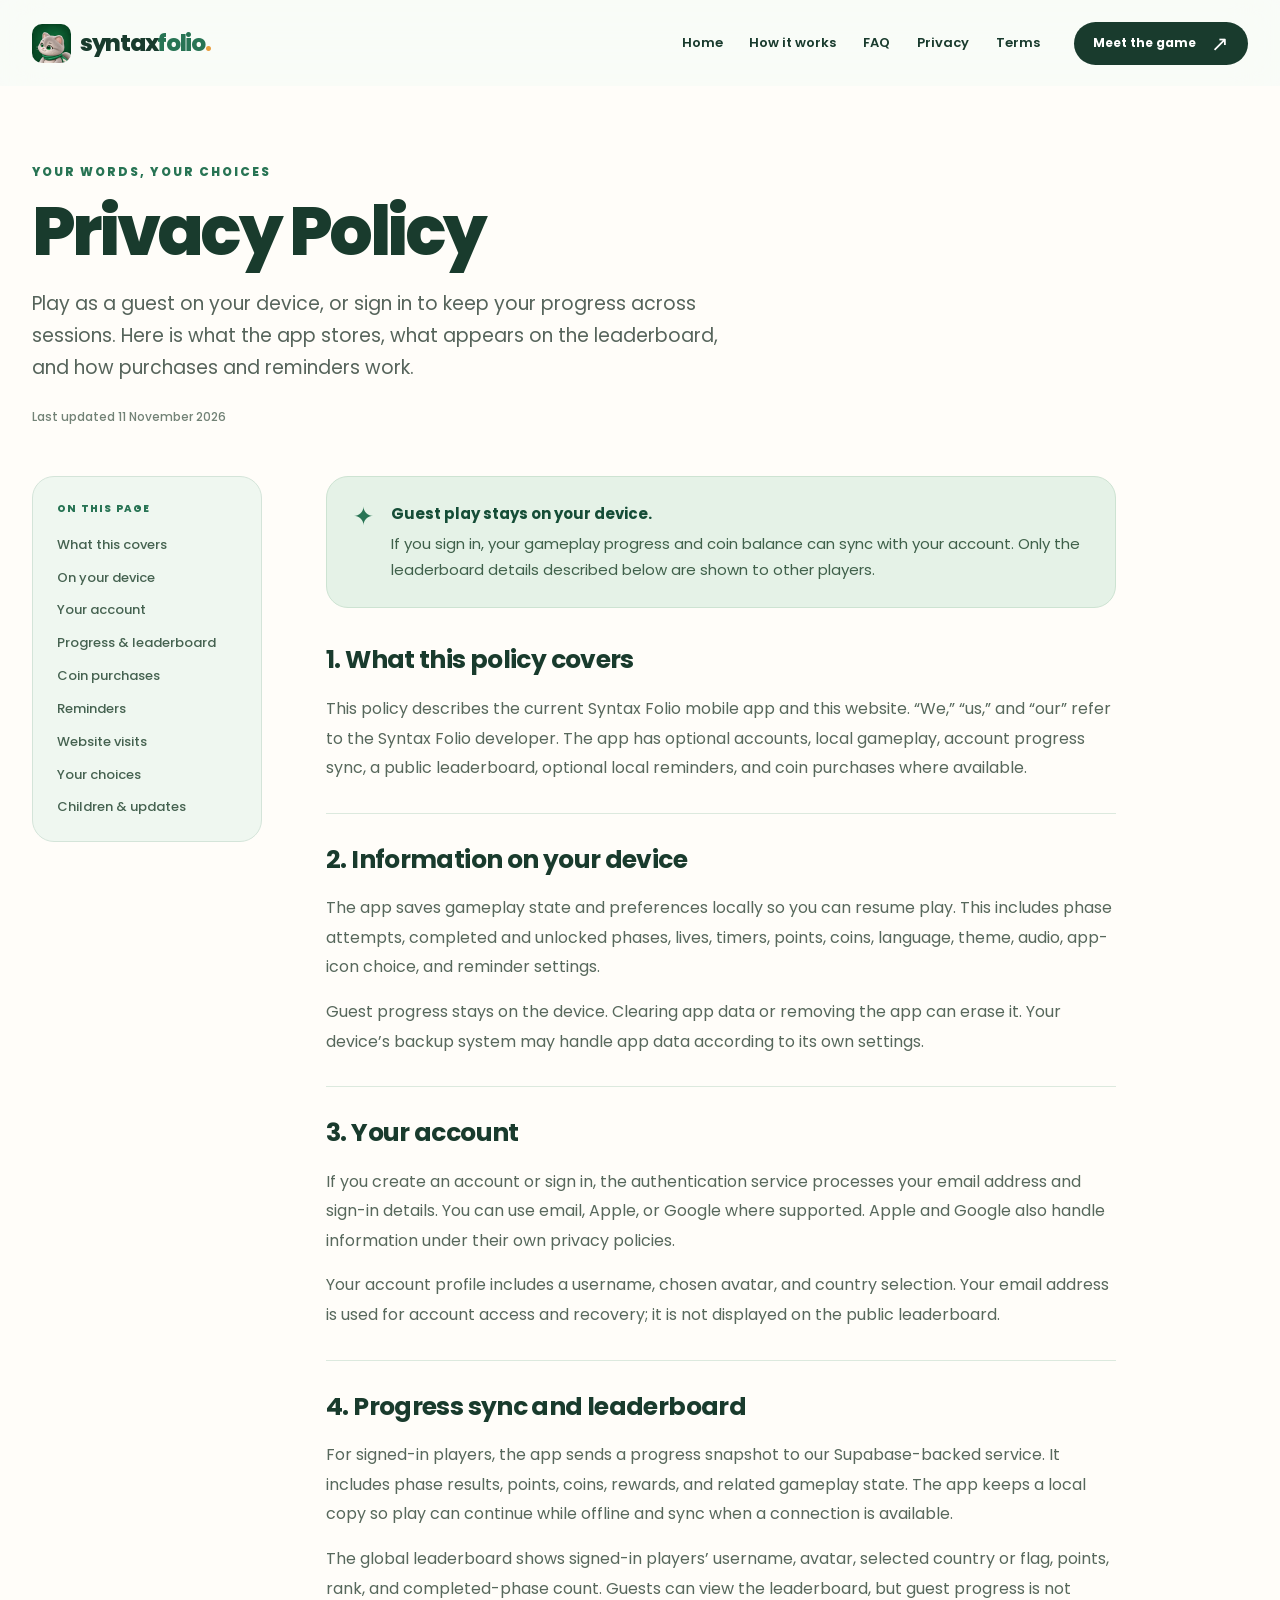
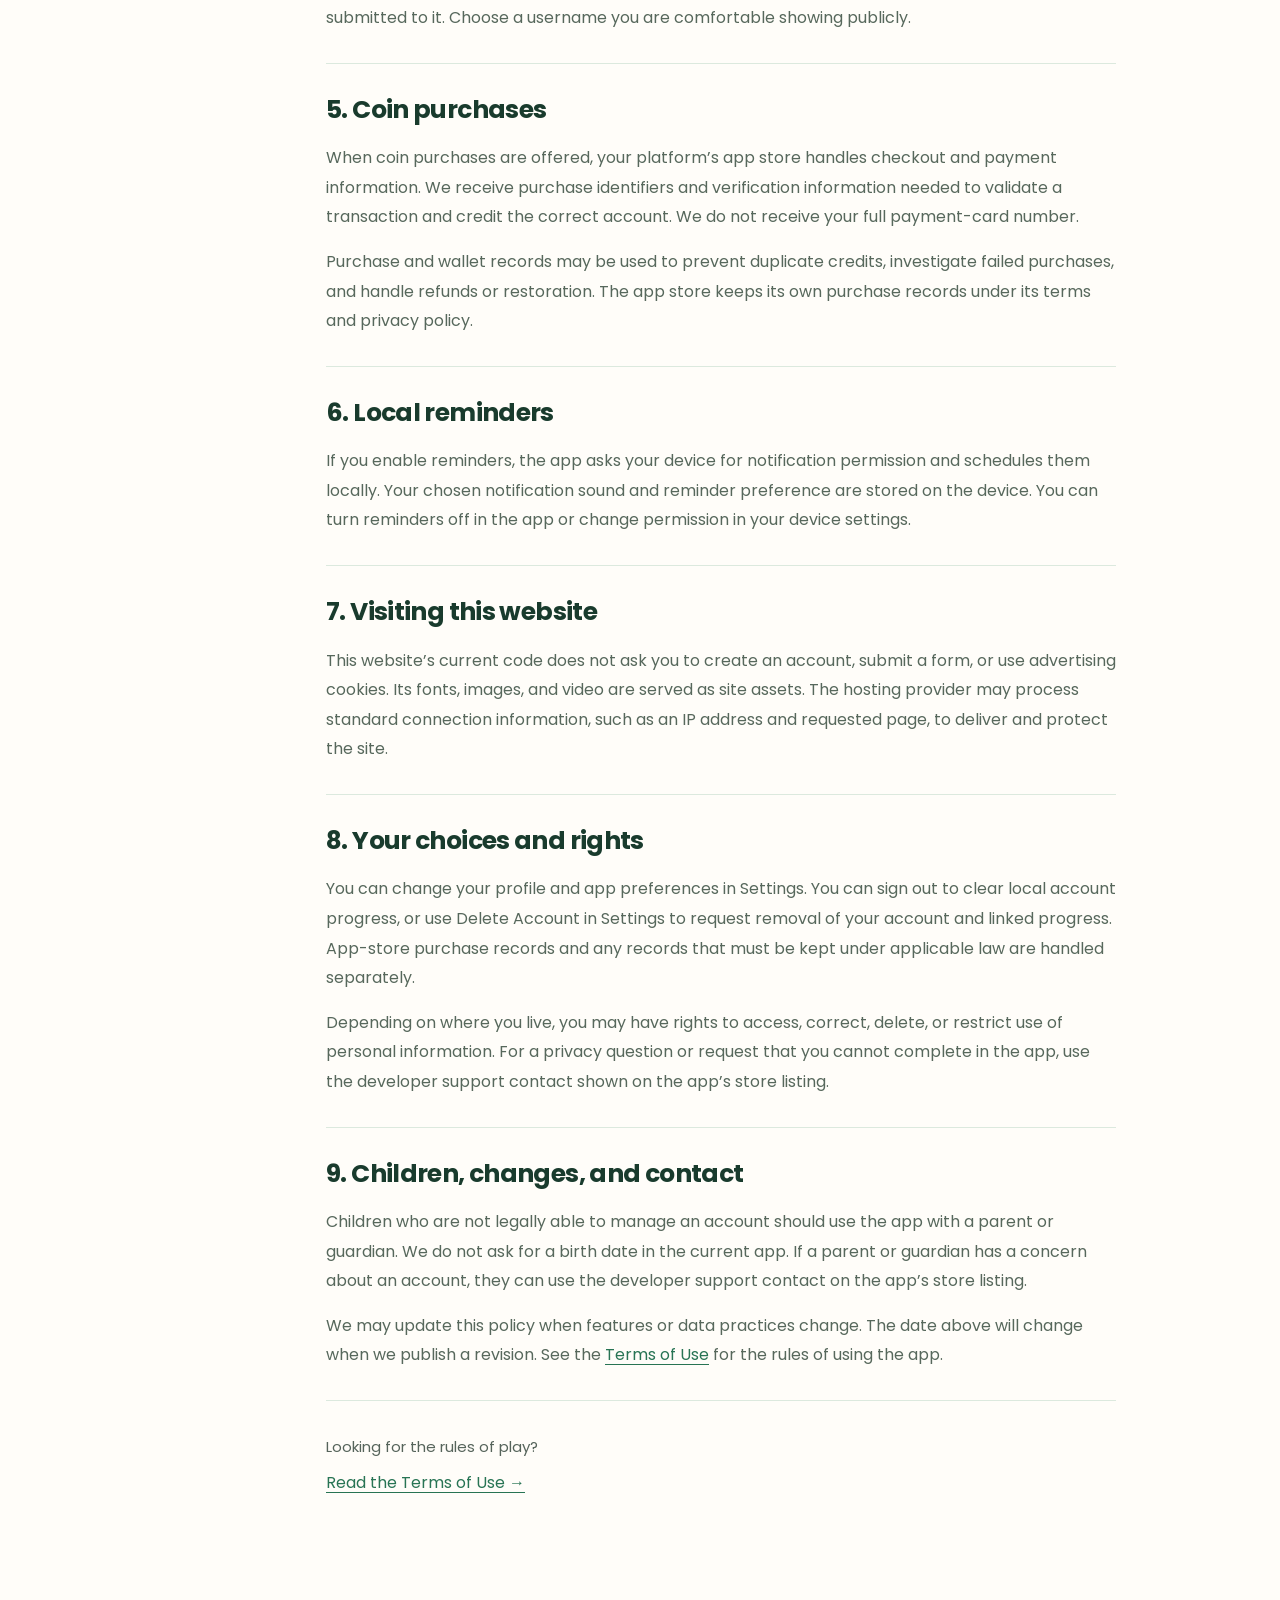
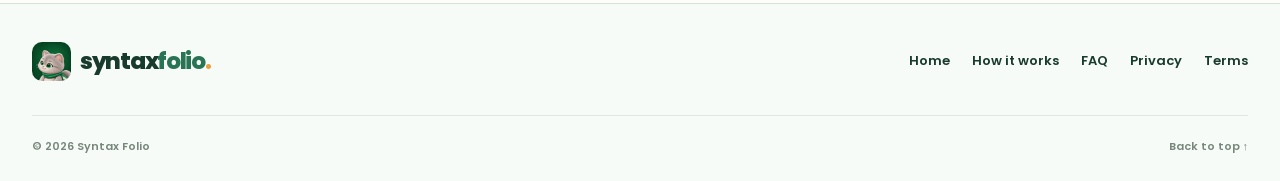
<file: privacy/index.html>
<!doctype html>
<html lang="en">
<head>
  <meta charset="utf-8">
  <meta name="viewport" content="width=device-width, initial-scale=1">
  <meta name="theme-color" content="#f7fbf7">
  <meta name="description" content="How Syntax Folio handles local gameplay, accounts, progress sync, leaderboards, purchases, and reminders.">
  <title>Privacy Policy — Syntax Folio</title>
  <link rel="icon" type="image/png" href="../favicon.png">
  <link rel="apple-touch-icon" href="../apple-touch-icon.png">
  <link rel="stylesheet" href="../styles.css">
  <script src="../script.js" defer></script>
</head>
<body class="legal-page">
  <a class="skip-link" href="#main">Skip to content</a>
  <header class="site-header" id="top">
    <div class="nav-shell page-width">
      <a class="brand" href="../index.html" aria-label="Syntax Folio home"><span class="brand-mark" aria-hidden="true"><img src="../assets/syntaxfolio_cat_green.png" alt=""></span><span>syntax<span class="brand-accent">folio</span><span class="brand-period">.</span></span></a>
      <button class="menu-toggle" type="button" aria-label="Open menu" aria-controls="site-nav" aria-expanded="false"><span></span><span></span><span></span></button>
      <nav class="site-nav" id="site-nav" aria-label="Main navigation"><a href="../index.html">Home</a><a href="../index.html#how-it-works">How it works</a><a href="../faq/">FAQ</a><a href="./" aria-current="page">Privacy</a><a href="../terms/">Terms</a></nav>
      <a class="button button-dark nav-cta" href="../index.html#how-it-works">Meet the game <span aria-hidden="true">↗</span></a>
    </div>
  </header>
  <main class="legal-main page-width" id="main">
    <div class="legal-intro">
      <p class="eyebrow">YOUR WORDS, YOUR CHOICES</p>
      <h1>Privacy Policy</h1>
      <p>Play as a guest on your device, or sign in to keep your progress across sessions. Here is what the app stores, what appears on the leaderboard, and how purchases and reminders work.</p>
      <span class="legal-updated">Last updated <time datetime="2026-11-11">11 November 2026</time></span>
    </div>
    <div class="legal-layout">
      <nav class="legal-toc" aria-label="On this page">
        <span>ON THIS PAGE</span>
        <a href="#scope">What this covers</a>
        <a href="#device">On your device</a>
        <a href="#account">Your account</a>
        <a href="#sync">Progress &amp; leaderboard</a>
        <a href="#purchases">Coin purchases</a>
        <a href="#reminders">Reminders</a>
        <a href="#website">Website visits</a>
        <a href="#choices">Your choices</a>
        <a href="#children">Children &amp; updates</a>
      </nav>
      <article class="legal-content">
        <aside class="legal-highlight"><span class="legal-highlight-mark" aria-hidden="true">✦</span><p><strong>Guest play stays on your device.</strong> If you sign in, your gameplay progress and coin balance can sync with your account. Only the leaderboard details described below are shown to other players.</p></aside>
        <section id="scope"><h2>1. What this policy covers</h2><p>This policy describes the current Syntax Folio mobile app and this website. “We,” “us,” and “our” refer to the Syntax Folio developer. The app has optional accounts, local gameplay, account progress sync, a public leaderboard, optional local reminders, and coin purchases where available.</p></section>
        <section id="device"><h2>2. Information on your device</h2><p>The app saves gameplay state and preferences locally so you can resume play. This includes phase attempts, completed and unlocked phases, lives, timers, points, coins, language, theme, audio, app-icon choice, and reminder settings.</p><p>Guest progress stays on the device. Clearing app data or removing the app can erase it. Your device’s backup system may handle app data according to its own settings.</p></section>
        <section id="account"><h2>3. Your account</h2><p>If you create an account or sign in, the authentication service processes your email address and sign-in details. You can use email, Apple, or Google where supported. Apple and Google also handle information under their own privacy policies.</p><p>Your account profile includes a username, chosen avatar, and country selection. Your email address is used for account access and recovery; it is not displayed on the public leaderboard.</p></section>
        <section id="sync"><h2>4. Progress sync and leaderboard</h2><p>For signed-in players, the app sends a progress snapshot to our Supabase-backed service. It includes phase results, points, coins, rewards, and related gameplay state. The app keeps a local copy so play can continue while offline and sync when a connection is available.</p><p>The global leaderboard shows signed-in players’ username, avatar, selected country or flag, points, rank, and completed-phase count. Guests can view the leaderboard, but guest progress is not submitted to it. Choose a username you are comfortable showing publicly.</p></section>
        <section id="purchases"><h2>5. Coin purchases</h2><p>When coin purchases are offered, your platform’s app store handles checkout and payment information. We receive purchase identifiers and verification information needed to validate a transaction and credit the correct account. We do not receive your full payment-card number.</p><p>Purchase and wallet records may be used to prevent duplicate credits, investigate failed purchases, and handle refunds or restoration. The app store keeps its own purchase records under its terms and privacy policy.</p></section>
        <section id="reminders"><h2>6. Local reminders</h2><p>If you enable reminders, the app asks your device for notification permission and schedules them locally. Your chosen notification sound and reminder preference are stored on the device. You can turn reminders off in the app or change permission in your device settings.</p></section>
        <section id="website"><h2>7. Visiting this website</h2><p>This website’s current code does not ask you to create an account, submit a form, or use advertising cookies. Its fonts, images, and video are served as site assets. The hosting provider may process standard connection information, such as an IP address and requested page, to deliver and protect the site.</p></section>
        <section id="choices"><h2>8. Your choices and rights</h2><p>You can change your profile and app preferences in Settings. You can sign out to clear local account progress, or use Delete Account in Settings to request removal of your account and linked progress. App-store purchase records and any records that must be kept under applicable law are handled separately.</p><p>Depending on where you live, you may have rights to access, correct, delete, or restrict use of personal information. For a privacy question or request that you cannot complete in the app, use the developer support contact shown on the app’s store listing.</p></section>
        <section id="children"><h2>9. Children, changes, and contact</h2><p>Children who are not legally able to manage an account should use the app with a parent or guardian. We do not ask for a birth date in the current app. If a parent or guardian has a concern about an account, they can use the developer support contact on the app’s store listing.</p><p>We may update this policy when features or data practices change. The date above will change when we publish a revision. See the <a href="../terms/">Terms of Use</a> for the rules of using the app.</p></section>
        <div class="legal-endnote"><p>Looking for the rules of play?</p><a href="../terms/">Read the Terms of Use →</a></div>
      </article>
    </div>
  </main>
  <footer class="site-footer legal-footer"><div class="page-width footer-main"><a class="brand" href="../index.html"><span class="brand-mark" aria-hidden="true"><img src="../assets/syntaxfolio_cat_green.png" alt=""></span><span>syntax<span class="brand-accent">folio</span><span class="brand-period">.</span></span></a><nav aria-label="Footer navigation"><a href="../index.html">Home</a><a href="../index.html#how-it-works">How it works</a><a href="../faq/">FAQ</a><a href="./" aria-current="page">Privacy</a><a href="../terms/">Terms</a></nav></div><div class="footer-bottom page-width"><span>© <span id="year">2026</span> Syntax Folio</span><a href="#top">Back to top ↑</a></div></footer>
</body>
</html>
</file>
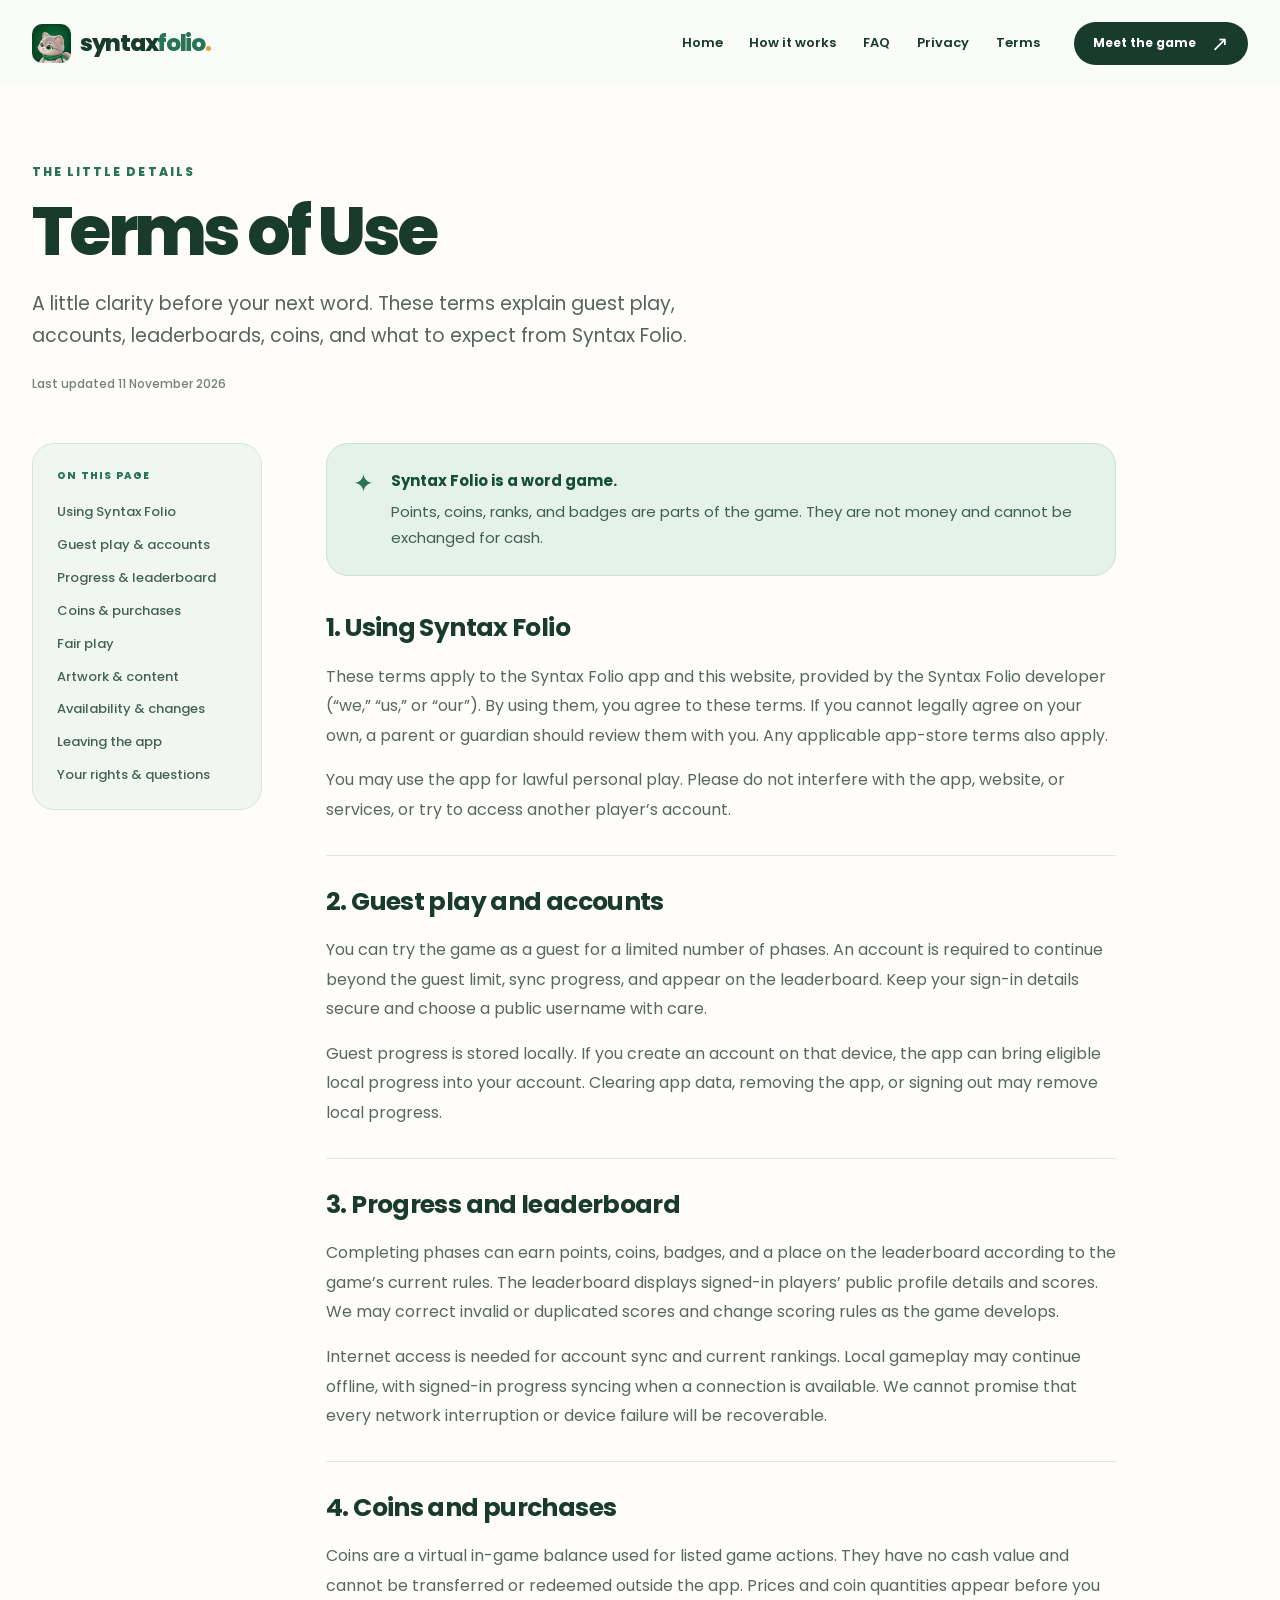
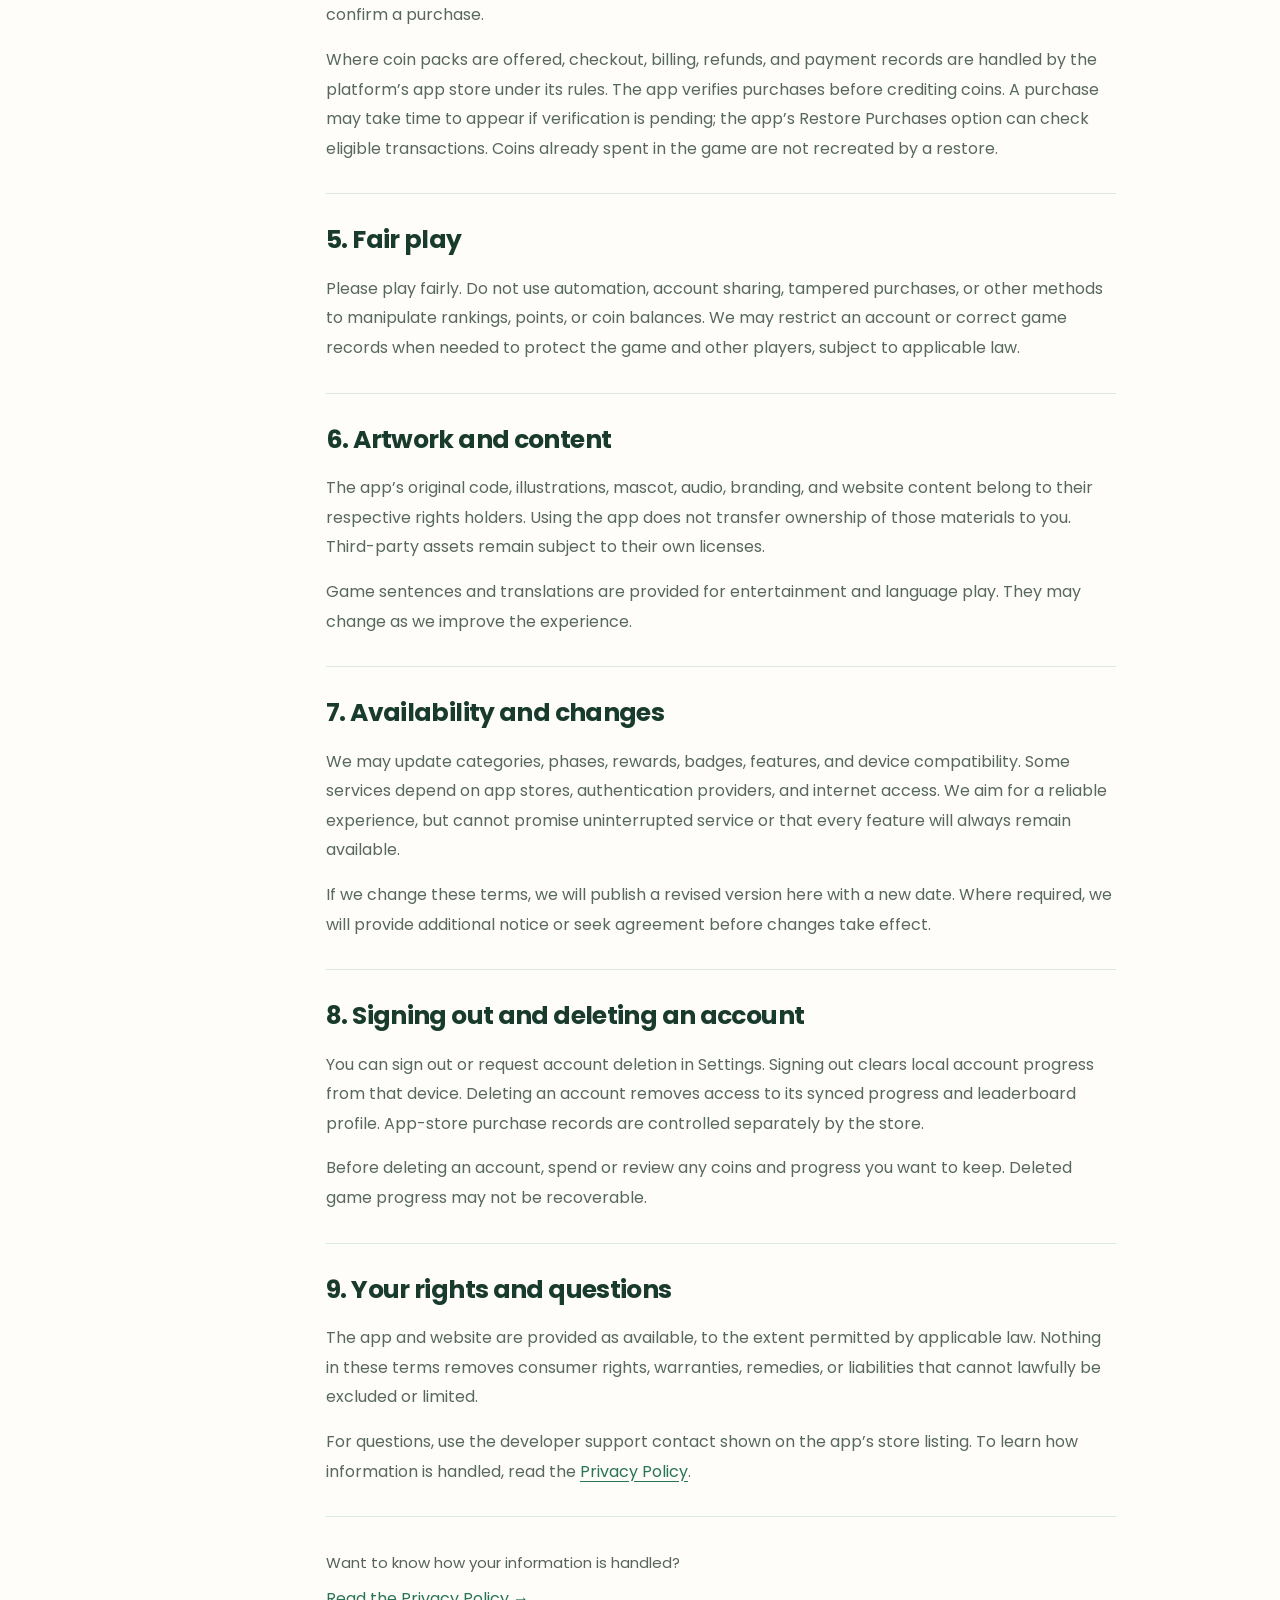
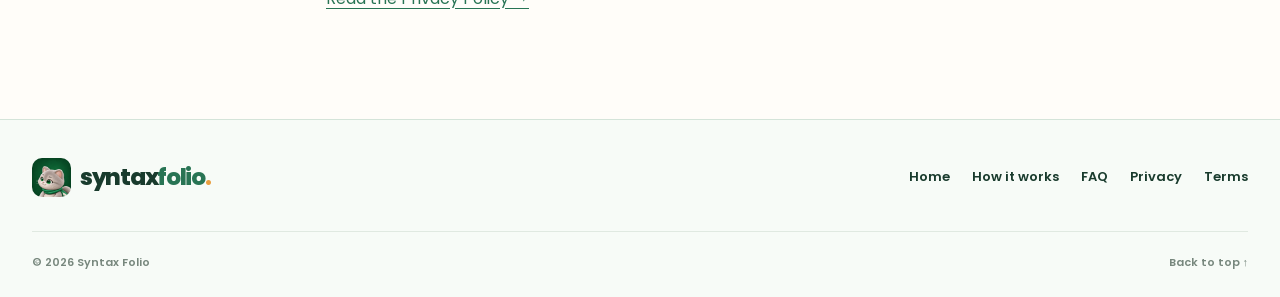
<file: terms/index.html>
<!doctype html>
<html lang="en">
<head>
  <meta charset="utf-8">
  <meta name="viewport" content="width=device-width, initial-scale=1">
  <meta name="theme-color" content="#f7fbf7">
  <meta name="description" content="The terms for playing Syntax Folio, using an account, joining the leaderboard, and buying coins.">
  <title>Terms of Use — Syntax Folio</title>
  <link rel="icon" type="image/png" href="../favicon.png">
  <link rel="apple-touch-icon" href="../apple-touch-icon.png">
  <link rel="stylesheet" href="../styles.css">
  <script src="../script.js" defer></script>
</head>
<body class="legal-page">
  <a class="skip-link" href="#main">Skip to content</a>
  <header class="site-header" id="top">
    <div class="nav-shell page-width">
      <a class="brand" href="../index.html" aria-label="Syntax Folio home"><span class="brand-mark" aria-hidden="true"><img src="../assets/syntaxfolio_cat_green.png" alt=""></span><span>syntax<span class="brand-accent">folio</span><span class="brand-period">.</span></span></a>
      <button class="menu-toggle" type="button" aria-label="Open menu" aria-controls="site-nav" aria-expanded="false"><span></span><span></span><span></span></button>
      <nav class="site-nav" id="site-nav" aria-label="Main navigation"><a href="../index.html">Home</a><a href="../index.html#how-it-works">How it works</a><a href="../faq/">FAQ</a><a href="../privacy/">Privacy</a><a href="./" aria-current="page">Terms</a></nav>
      <a class="button button-dark nav-cta" href="../index.html#how-it-works">Meet the game <span aria-hidden="true">↗</span></a>
    </div>
  </header>
  <main class="legal-main page-width" id="main">
    <div class="legal-intro">
      <p class="eyebrow">THE LITTLE DETAILS</p>
      <h1>Terms of Use</h1>
      <p>A little clarity before your next word. These terms explain guest play, accounts, leaderboards, coins, and what to expect from Syntax Folio.</p>
      <span class="legal-updated">Last updated <time datetime="2026-11-11">11 November 2026</time></span>
    </div>
    <div class="legal-layout">
      <nav class="legal-toc" aria-label="On this page">
        <span>ON THIS PAGE</span>
        <a href="#using">Using Syntax Folio</a>
        <a href="#accounts">Guest play &amp; accounts</a>
        <a href="#progress">Progress &amp; leaderboard</a>
        <a href="#coins">Coins &amp; purchases</a>
        <a href="#fair-play">Fair play</a>
        <a href="#ownership">Artwork &amp; content</a>
        <a href="#availability">Availability &amp; changes</a>
        <a href="#leaving">Leaving the app</a>
        <a href="#rights">Your rights &amp; questions</a>
      </nav>
      <article class="legal-content">
        <aside class="legal-highlight"><span class="legal-highlight-mark" aria-hidden="true">✦</span><p><strong>Syntax Folio is a word game.</strong> Points, coins, ranks, and badges are parts of the game. They are not money and cannot be exchanged for cash.</p></aside>
        <section id="using"><h2>1. Using Syntax Folio</h2><p>These terms apply to the Syntax Folio app and this website, provided by the Syntax Folio developer (“we,” “us,” or “our”). By using them, you agree to these terms. If you cannot legally agree on your own, a parent or guardian should review them with you. Any applicable app-store terms also apply.</p><p>You may use the app for lawful personal play. Please do not interfere with the app, website, or services, or try to access another player’s account.</p></section>
        <section id="accounts"><h2>2. Guest play and accounts</h2><p>You can try the game as a guest for a limited number of phases. An account is required to continue beyond the guest limit, sync progress, and appear on the leaderboard. Keep your sign-in details secure and choose a public username with care.</p><p>Guest progress is stored locally. If you create an account on that device, the app can bring eligible local progress into your account. Clearing app data, removing the app, or signing out may remove local progress.</p></section>
        <section id="progress"><h2>3. Progress and leaderboard</h2><p>Completing phases can earn points, coins, badges, and a place on the leaderboard according to the game’s current rules. The leaderboard displays signed-in players’ public profile details and scores. We may correct invalid or duplicated scores and change scoring rules as the game develops.</p><p>Internet access is needed for account sync and current rankings. Local gameplay may continue offline, with signed-in progress syncing when a connection is available. We cannot promise that every network interruption or device failure will be recoverable.</p></section>
        <section id="coins"><h2>4. Coins and purchases</h2><p>Coins are a virtual in-game balance used for listed game actions. They have no cash value and cannot be transferred or redeemed outside the app. Prices and coin quantities appear before you confirm a purchase.</p><p>Where coin packs are offered, checkout, billing, refunds, and payment records are handled by the platform’s app store under its rules. The app verifies purchases before crediting coins. A purchase may take time to appear if verification is pending; the app’s Restore Purchases option can check eligible transactions. Coins already spent in the game are not recreated by a restore.</p></section>
        <section id="fair-play"><h2>5. Fair play</h2><p>Please play fairly. Do not use automation, account sharing, tampered purchases, or other methods to manipulate rankings, points, or coin balances. We may restrict an account or correct game records when needed to protect the game and other players, subject to applicable law.</p></section>
        <section id="ownership"><h2>6. Artwork and content</h2><p>The app’s original code, illustrations, mascot, audio, branding, and website content belong to their respective rights holders. Using the app does not transfer ownership of those materials to you. Third-party assets remain subject to their own licenses.</p><p>Game sentences and translations are provided for entertainment and language play. They may change as we improve the experience.</p></section>
        <section id="availability"><h2>7. Availability and changes</h2><p>We may update categories, phases, rewards, badges, features, and device compatibility. Some services depend on app stores, authentication providers, and internet access. We aim for a reliable experience, but cannot promise uninterrupted service or that every feature will always remain available.</p><p>If we change these terms, we will publish a revised version here with a new date. Where required, we will provide additional notice or seek agreement before changes take effect.</p></section>
        <section id="leaving"><h2>8. Signing out and deleting an account</h2><p>You can sign out or request account deletion in Settings. Signing out clears local account progress from that device. Deleting an account removes access to its synced progress and leaderboard profile. App-store purchase records are controlled separately by the store.</p><p>Before deleting an account, spend or review any coins and progress you want to keep. Deleted game progress may not be recoverable.</p></section>
        <section id="rights"><h2>9. Your rights and questions</h2><p>The app and website are provided as available, to the extent permitted by applicable law. Nothing in these terms removes consumer rights, warranties, remedies, or liabilities that cannot lawfully be excluded or limited.</p><p>For questions, use the developer support contact shown on the app’s store listing. To learn how information is handled, read the <a href="../privacy/">Privacy Policy</a>.</p></section>
        <div class="legal-endnote"><p>Want to know how your information is handled?</p><a href="../privacy/">Read the Privacy Policy →</a></div>
      </article>
    </div>
  </main>
  <footer class="site-footer legal-footer"><div class="page-width footer-main"><a class="brand" href="../index.html"><span class="brand-mark" aria-hidden="true"><img src="../assets/syntaxfolio_cat_green.png" alt=""></span><span>syntax<span class="brand-accent">folio</span><span class="brand-period">.</span></span></a><nav aria-label="Footer navigation"><a href="../index.html">Home</a><a href="../index.html#how-it-works">How it works</a><a href="../faq/">FAQ</a><a href="../privacy/">Privacy</a><a href="./" aria-current="page">Terms</a></nav></div><div class="footer-bottom page-width"><span>© <span id="year">2026</span> Syntax Folio</span><a href="#top">Back to top ↑</a></div></footer>
</body>
</html>
</file>
<file: styles.css>
@font-face{font-family:Poppins;font-style:normal;font-weight:400;font-display:swap;src:url('./assets/poppins-400.woff2') format('woff2')}
@font-face{font-family:Poppins;font-style:normal;font-weight:500;font-display:swap;src:url('./assets/poppins-500.woff2') format('woff2')}
@font-face{font-family:Poppins;font-style:normal;font-weight:600;font-display:swap;src:url('./assets/poppins-600.woff2') format('woff2')}
@font-face{font-family:Poppins;font-style:normal;font-weight:700;font-display:swap;src:url('./assets/poppins-700.woff2') format('woff2')}
@font-face{font-family:Poppins;font-style:normal;font-weight:800;font-display:swap;src:url('./assets/poppins-800.woff2') format('woff2')}
@font-face{font-family:Poppins;font-style:normal;font-weight:900;font-display:swap;src:url('./assets/poppins-900.woff2') format('woff2')}
:root{--ink:#193b2d;--deep:#154d37;--green:#287454;--green-dark:#16553b;--mint:#dcefe3;--pale:#f7fbf7;--cream:#fff9ee;--yellow:#ffeec7;--pink:#fbe4eb;--blue:#dff2f7;--line:#d4e4d9;--body:#56645b}
*{box-sizing:border-box}
html{scroll-behavior:smooth;scroll-padding-top:90px}
body{margin:0;overflow-x:hidden;background:#fffdf9;color:var(--ink);font-family:Poppins,Arial,sans-serif;font-size:16px}
img{max-width:100%;display:block}
a{color:inherit;text-decoration:none}
button{font:inherit}
::selection{background:#ffe7a4;color:var(--ink)}
.page-width{width:min(100% - 64px,1260px);margin-inline:auto}
.skip-link{position:fixed;top:-80px;left:20px;z-index:100;background:var(--ink);color:white;padding:12px 18px;border-radius:12px}
.skip-link:focus{top:12px}
.site-header{position:sticky;top:0;z-index:50;background:rgba(247,251,247,.72);-webkit-backdrop-filter:blur(22px) saturate(1.25);backdrop-filter:blur(22px) saturate(1.25)}
.nav-shell{height:86px;display:flex;align-items:center;gap:34px}
.brand{display:inline-flex;align-items:center;gap:9px;white-space:nowrap;font-size:23px;font-weight:800;letter-spacing:-1.3px;line-height:1}
.brand-mark{display:block;width:39px;height:39px;overflow:hidden;border-radius:13px;background:#d9ebdb;transform:rotate(-8deg)}
.brand-mark img{width:100%;height:100%;object-fit:cover;object-position:center 17%;transform:scale(1.5) rotate(8deg)}
.brand-accent{color:var(--green)}
.brand-period{color:#e99e3f}
.site-nav{display:flex;align-items:center;gap:clamp(15px,2.1vw,34px);margin-left:auto}
.site-nav a,.footer-main nav a{font-size:13px;font-weight:600;transition:color .2s}
.site-nav a:hover,.footer-main nav a:hover{color:var(--green)}
.button{display:inline-flex;align-items:center;justify-content:center;gap:28px;min-height:55px;padding:13px 25px;border-radius:100px;font-size:14px;font-weight:700;white-space:nowrap;box-shadow:0 5px 0 rgba(0,0,0,.13);transition:transform .22s,box-shadow .22s,background-color .22s}
.button:hover{transform:translateY(3px);box-shadow:0 2px 0 rgba(0,0,0,.13)}
.button span{font-size:21px;font-weight:500;line-height:1}
.button-dark{background:var(--ink);color:#fff}
.button-green{background:var(--green);color:#fff}
.button-light{background:#fbfff7;color:var(--ink)}
.nav-cta{min-height:43px;padding:9px 19px;gap:15px;font-size:12px;box-shadow:none}
.nav-cta:hover{box-shadow:none;transform:translateY(-2px)}
.menu-toggle{display:none}
.eyebrow{margin:0 0 20px;font-size:12px;font-weight:800;letter-spacing:.17em;color:#b0634e;text-transform:uppercase}
.eyebrow-green{color:var(--green)}
.eyebrow-light{color:#c9f2d4}
.eyebrow-dot{display:inline-block;width:8px;height:8px;margin-right:6px;border-radius:50%;background:#e6a63f}
h1,h2,h3,p{margin-top:0}
h1,h2{font-weight:800;letter-spacing:-.055em;line-height:1.07}
h1 em,h2 em{font-style:normal;color:var(--green)}
h2{font-size:clamp(42px,5.1vw,76px)}
p{line-height:1.7}
.hero{position:relative;overflow:hidden;background:radial-gradient(circle at 10% 16%,#ecf9f0 0,#f7fbf7 33%,transparent 68%),radial-gradient(circle at 91% 63%,#f9efdf 0,transparent 31%),#f7fbf7}
.hero-intro{position:relative;z-index:3;text-align:center;padding-top:76px}
.hero h1{margin:0 auto 24px;max-width:1000px;font-size:clamp(56px,7.6vw,112px);color:#183b2e}
.hero h1 em{position:relative;white-space:nowrap}
.hero h1 em:after{content:"";position:absolute;left:2%;right:-3%;bottom:4%;height:12px;background:#f5cd67;z-index:-1;transform:rotate(-3deg);border-radius:50%}
.hero-copy{max-width:540px;margin:0 auto 24px;color:#52685a;font-size:18px;font-weight:500}
.hero-actions{display:flex;justify-content:center;align-items:center;gap:29px}
.text-link{font-size:14px;font-weight:700;border-bottom:1.5px solid var(--ink);padding-bottom:3px}
.text-link span{margin-left:9px}
.hero-stage{position:relative;height:585px;margin-top:30px;isolation:isolate}
.hero-stage:before{content:"";position:absolute;left:4%;right:4%;bottom:-156px;height:430px;border-radius:50% 50% 0 0;background:#d9efdf;z-index:-2}
.hero-blob{position:absolute;border-radius:50%;z-index:-1}
.hero-blob-left{width:330px;height:330px;left:4%;top:70px;background:#fce7cb}
.hero-blob-right{width:320px;height:320px;right:2%;top:120px;background:#e8dff7}
.hero-cat{position:absolute;object-fit:contain;filter:drop-shadow(0 18px 10px rgba(58,73,50,.08))}
.hero-cat-left{z-index:3;width:390px;left:5%;bottom:-20px;transform:rotate(-9deg)}
.hero-cat-right{z-index:3;width:310px;right:5%;bottom:-30px;transform:rotate(8deg)}
.phone{position:relative;overflow:hidden;background:#111615;border:10px solid #202823;border-radius:49px;box-shadow:0 25px 60px #1d453c35,0 4px 0 #4d5f54 inset}
.phone img,.phone video{display:block;width:100%;height:100%;object-fit:cover;border-radius:37px}
.phone-camera{position:absolute;z-index:2;top:12px;left:50%;transform:translateX(-50%);width:77px;height:20px;border-radius:16px;background:#101615}
.phone-hero{position:absolute;z-index:5;left:50%;bottom:60px;width:280px;height:580px;transform:translateX(-50%)}
.floating-tile{position:absolute;z-index:5;display:grid;place-items:center;width:60px;height:60px;border:3px solid #bd9152;border-radius:17px;background:#fff4d9;color:#a36b2b;font-weight:800;font-size:31px;box-shadow:4px 6px 0 #d9ae71}
.tile-one{left:28%;top:85px;transform:rotate(14deg)}
.tile-two{right:31%;top:55px;transform:rotate(-17deg)}
.tile-three{right:21%;bottom:93px;transform:rotate(15deg)}
.hero-sticker{position:absolute;z-index:4;display:grid;place-items:center;padding:12px 19px;background:#fffefa;border:2px solid var(--ink);border-radius:40px;font-size:11px;font-weight:800;letter-spacing:.06em;box-shadow:4px 5px 0 var(--ink)}
.sticker-one{left:27%;bottom:118px;transform:rotate(-11deg)}
.sticker-two{right:24%;top:205px;transform:rotate(9deg);background:#fee18f}
.hero-spark{position:absolute;color:#ecba53;line-height:1}
.hero-spark-one{left:8%;top:25%;font-size:59px;transform:rotate(13deg)}
.hero-spark-two{right:10%;top:18%;font-size:72px;transform:rotate(-13deg)}
.hero-bottom{position:relative;z-index:5;display:flex;align-items:center;justify-content:center;gap:25px;height:56px;background:#d9efdf;color:#38634b;font-size:11px;font-weight:800;letter-spacing:.13em;text-transform:uppercase}
.hero-bottom span:nth-child(2){font-size:18px;color:#e8b545}
.ticker{overflow:hidden;background:var(--green-dark);color:#eaf6e8;height:90px;display:flex;align-items:center;position:relative;z-index:6}
.ticker-track{white-space:nowrap;width:max-content;font-size:34px;font-weight:800;letter-spacing:.04em;animation:ticker 26s linear infinite}
.ticker-track span{color:#f4cf77;margin:0 30px}
@keyframes ticker{to{transform:translateX(-33.333%)}}
.section{padding-top:125px;padding-bottom:125px}
.section-heading{max-width:750px;margin:0 auto 57px}
.centered{text-align:center}
.section-heading h2{margin-bottom:22px}
.section-heading>p:last-child{max-width:615px;margin-inline:auto;color:var(--body);font-size:16px}
.underlined{position:relative;white-space:nowrap;color:var(--green)}
.underlined:after{content:"";position:absolute;bottom:-2px;left:0;right:0;height:9px;background:#f5d279;border-radius:50%;z-index:-1;transform:rotate(-2deg)}
.steps-grid{display:grid;grid-template-columns:repeat(3,1fr);gap:21px}
.step-card{position:relative;overflow:hidden;min-height:440px;padding:28px 27px 32px;border-radius:29px;border:1px solid #d7e8d8}
.step-mint{background:#e3f2e8}.step-cream{background:#fff0d4;border-color:#f2ddbd}.step-pink{background:#fce7ef;border-color:#f0d2df}
.step-number{font-size:12px;font-weight:800;letter-spacing:.15em;color:#577262}
.step-art{position:relative;height:245px;margin-bottom:12px}
.step-card h3{margin:0 0 8px;font-size:23px;letter-spacing:-.04em;font-weight:800}
.step-card p{max-width:300px;margin:0;color:#536559;font-size:13px;font-weight:500}
.mini-world{position:absolute;width:148px;height:158px;border:3px solid white;border-radius:24px;padding:65px 14px 15px;font-size:13px;font-weight:800;line-height:1.25;box-shadow:0 8px 0 #21493316}
.mini-world span{position:absolute;right:13px;top:12px;font-size:25px}
.mini-world-green{top:28px;left:17%;background:#d0e7da;color:#287454;transform:rotate(-17deg)}
.mini-world-pink{top:36px;left:36%;background:#fbdde7;color:#bd4f73;transform:rotate(3deg)}
.mini-world-yellow{top:42px;left:54%;background:#ffe5af;color:#af7627;transform:rotate(18deg)}
.word-art{padding-top:53px;text-align:center}
.word-art>span:not(.word-choice){display:inline-block;margin:5px;font-size:22px;font-weight:800;color:#5a4929}
.word-art .word-highlight{background:#ffe284;border-radius:7px;padding:1px 7px;transform:rotate(-4deg)}
.word-choice{display:inline-block;margin:35px 5px 0;padding:9px 13px;border:2px solid #ddd9c9;border-radius:30px;background:#fff;font-size:15px;font-weight:700;color:#26724d}
.word-choice.faded{color:#8a9690}
.reward-art{display:flex;align-items:center;justify-content:center}
.reward-art img{width:180px;height:180px;object-fit:contain;transform:rotate(-11deg);filter:drop-shadow(0 11px 4px #b1507325)}
.reward-sun,.reward-star{position:absolute;color:#e4a94b;font-size:54px}
.reward-sun{left:15%;top:30px}.reward-star{right:15%;bottom:18px;color:#ce7396;font-size:38px}
.worlds-section{background:#fbf8f1;overflow:hidden}
.worlds-layout{display:grid;grid-template-columns:.9fr 1.1fr;gap:8%;align-items:center}
.worlds-copy h2{margin-bottom:24px}
.worlds-copy>p:not(.eyebrow),.badges-copy>p:not(.eyebrow),.progress-copy>p:not(.eyebrow){max-width:450px;color:var(--body);font-size:17px;font-weight:500}
.worlds-copy .button{margin-top:20px}
.worlds-art{position:relative;height:555px}
.world-card{position:absolute;width:44%;height:215px;display:flex;flex-direction:column;justify-content:flex-end;gap:3px;padding:20px 21px;border:3px solid white;border-radius:28px;box-shadow:0 11px 0 #21493316}
.world-card strong{font-size:20px;line-height:1.2}
.world-card small{font-size:11px;font-weight:500}
.world-icon{position:absolute;top:16px;right:20px;font-size:28px}
.world-green{top:0;left:2%;background:#e0efe4;color:#287454;transform:rotate(-8deg)}
.world-yellow{top:10px;right:5%;background:#ffedca;color:#b57e2f;transform:rotate(9deg)}
.world-pink{bottom:23px;left:4%;background:#fae4ec;color:#bd5779;transform:rotate(5deg)}
.world-blue{bottom:8px;right:1%;background:#e0f3f8;color:#3684a2;transform:rotate(-7deg)}
.worlds-cat{position:absolute;width:48%;left:27%;bottom:-64px;filter:drop-shadow(0 16px 11px #614e3f20)}
.badges-section{position:relative;overflow:hidden;background:#154d37;color:#f7fff6}
.badges-section:before{content:"";position:absolute;width:520px;height:520px;left:-180px;top:-260px;border:1px solid #ffffff25;border-radius:50%;box-shadow:0 0 0 70px #ffffff08,0 0 0 140px #ffffff07}
.badges-layout{display:grid;grid-template-columns:.9fr 1.1fr;align-items:center;gap:5%}
.badges-copy h2{color:white;margin-bottom:22px}
.badges-copy h2 em{color:#bde4be}
.badges-copy>p:not(.eyebrow){color:#d0e7d5}
.badges-copy .button{margin-top:20px}
.badge-scene{position:relative;height:590px}
.badge-orbit{position:absolute;width:485px;height:485px;left:50%;top:50%;transform:translate(-50%,-50%);border:2px dashed #c4e9d36b;border-radius:50%}
.badge{position:absolute;z-index:2;width:150px;height:150px;object-fit:contain;filter:drop-shadow(0 12px 6px #0c31278c);transition:transform .3s}
.badge:hover{transform:scale(1.12) rotate(-5deg)}
.badge-a{left:4%;top:6%;transform:rotate(-15deg)}.badge-b{right:12%;top:3%;transform:rotate(12deg)}.badge-c{right:0;top:39%;transform:rotate(-13deg)}.badge-d{left:2%;bottom:2%;transform:rotate(12deg)}.badge-e{right:17%;bottom:0;transform:rotate(-8deg)}
.badges-cat{position:absolute;z-index:3;width:350px;left:50%;bottom:-46px;transform:translateX(-50%);filter:drop-shadow(0 20px 12px #082b2180)}
.progress-section{display:grid;grid-template-columns:1.1fr .9fr;align-items:center;gap:8%;min-height:800px}
.progress-visual{position:relative;height:625px}
.progress-blob{position:absolute;inset:55px 20px 5px 0;background:#dff0e5;border-radius:48% 52% 43% 57% / 46% 56% 44% 54%;transform:rotate(-12deg)}
.phone-progress{position:absolute;width:236px;height:510px;border-width:7px;border-radius:39px;box-shadow:0 20px 35px #1d453c2b}
.phone-progress img{border-radius:31px}
.phone-progress .phone-camera{top:8px;width:62px;height:16px}
.phone-progress-back{top:31px;left:40%;transform:rotate(10deg)}
.phone-progress-front{top:87px;left:11%;transform:rotate(-8deg)}
.progress-sticker{position:absolute;right:0;bottom:35px;z-index:3;padding:14px 20px;background:#fadd90;border:2px solid var(--ink);border-radius:40px;transform:rotate(-9deg);font-size:14px;font-weight:800;box-shadow:5px 5px 0 var(--ink)}
.progress-copy h2{margin-bottom:22px}
.progress-chips{display:flex;flex-wrap:wrap;gap:9px;margin-top:30px}
.progress-chips span{padding:9px 14px;border:1px solid #cadecf;border-radius:30px;background:#f3f9f4;color:#377655;font-size:12px;font-weight:700}
.faq-section{background:#eef7f0}
.faq-layout{display:grid;grid-template-columns:.8fr 1.2fr;gap:10%;align-items:start}
.faq-intro{position:relative;min-height:420px}
.faq-intro img{position:absolute;width:230px;left:20px;bottom:-75px;transform:rotate(-9deg)}
.faq-list{border-top:1px solid #cdded1}
.faq-list details{border-bottom:1px solid #cdded1}
.faq-list summary{display:flex;align-items:center;justify-content:space-between;gap:15px;list-style:none;cursor:pointer;padding:25px 3px;font-size:19px;font-weight:700;letter-spacing:-.03em}
.faq-list summary::-webkit-details-marker{display:none}
.faq-list summary span{display:grid;place-items:center;flex:0 0 34px;width:34px;height:34px;border-radius:50%;background:#d9ecdd;font-size:23px;font-weight:400;transition:transform .2s}
.faq-list details[open] summary span{transform:rotate(45deg)}
.faq-list details p{margin:0 50px 25px 3px;color:#597064;font-size:14px}
.final-cta{position:relative;overflow:hidden;background:#267651;color:#fff;text-align:center}
.final-inner{position:relative;padding-top:102px;padding-bottom:110px}
.final-inner h2{margin-bottom:18px;color:#fff;font-size:clamp(52px,6.5vw,96px)}
.final-inner h2 em{color:#d9f0cc}
.final-inner>p:not(.eyebrow){margin-bottom:29px;color:#e2f4e4;font-size:17px}
.final-star{position:absolute;color:#ffdfa0}
.final-star-a{font-size:89px;left:7%;top:20%;transform:rotate(-18deg)}.final-star-b{font-size:70px;right:8%;bottom:18%;transform:rotate(16deg)}
.site-footer{background:#f7fbf7}
.footer-main{display:grid;grid-template-columns:1fr 1fr auto;align-items:center;gap:25px;padding-top:55px;padding-bottom:45px}
.footer-main p{margin:0;color:#68796d;font-size:12px}
.footer-main nav{display:flex;gap:22px}
.footer-bottom{display:flex;justify-content:space-between;border-top:1px solid #e0e9e1;padding-top:22px;padding-bottom:26px;color:#77877d;font-size:11px;font-weight:600}
@media(max-width:1100px){.site-nav{gap:15px}.site-nav a{font-size:12px}.nav-cta{display:none}.hero-cat-left{left:0;width:340px}.hero-cat-right{right:0;width:275px}.tile-one{left:22%}.tile-two{right:23%}.steps-grid{gap:12px}.step-card{padding-inline:21px}.mini-world{width:135px}.worlds-layout,.badges-layout{gap:3%}.footer-main{grid-template-columns:1fr auto}.footer-main p{grid-column:1/2;grid-row:2}.footer-main nav{grid-column:2;grid-row:1/3}}
@media(max-width:760px){.page-width{width:min(100% - 36px,560px)}.nav-shell{height:70px}.brand{font-size:21px}.brand-mark{width:36px;height:36px}.menu-toggle{display:flex;flex-direction:column;justify-content:center;gap:5px;order:3;margin-left:auto;width:42px;height:42px;padding:10px;border:1px solid #cfdfd1;border-radius:13px;background:#fff}.menu-toggle span{display:block;height:2px;width:100%;border-radius:2px;background:var(--ink)}.site-nav{display:none;position:absolute;left:0;right:0;top:70px;margin:0;padding:17px 22px 23px;background:#f7fbf7;border-bottom:1px solid #dde9df;box-shadow:0 14px 22px #153c2818;flex-direction:column;align-items:stretch;gap:0}.site-nav.open{display:flex}.site-nav a{padding:11px 0;font-size:15px}.hero-intro{padding-top:58px}.hero h1{font-size:clamp(42px,9.5vw,66px);line-height:1.07}.hero-copy{max-width:420px;font-size:14px}.hero-actions{gap:15px;flex-wrap:wrap}.hero-actions .button{min-height:50px}.text-link{font-size:12px}.hero-stage{height:430px;margin-top:25px}.hero-stage:before{left:-15%;right:-15%;bottom:-90px;height:270px}.hero-blob-left{width:160px;height:160px;left:-20px;top:100px}.hero-blob-right{width:165px;height:165px;right:-20px;top:120px}.phone-hero{width:195px;height:410px;border-width:7px;border-radius:34px}.phone-hero img{border-radius:27px}.phone-hero .phone-camera{width:54px;height:14px;top:9px}.hero-cat-left{width:190px;left:-55px;bottom:-8px;transform:rotate(-8deg)}.hero-cat-right{width:172px;right:-63px;bottom:-13px;transform:rotate(8deg)}.hero-sticker{font-size:8px;padding:7px 10px;box-shadow:2px 3px 0 var(--ink)}.sticker-one{left:1%;bottom:109px}.sticker-two{right:-3%;top:103px}.floating-tile{width:38px;height:38px;border-width:2px;border-radius:10px;font-size:21px;box-shadow:2px 3px 0 #d9ae71}.tile-one{left:18%;top:51px}.tile-two{right:19%;top:47px}.tile-three{display:none}.hero-bottom{font-size:8px;gap:13px;height:48px}.hero-spark-one{left:2%;top:31%;font-size:30px}.hero-spark-two{right:4%;top:26%;font-size:35px}.ticker{height:66px}.ticker-track{font-size:24px}.ticker-track span{margin:0 18px}.section{padding-top:77px;padding-bottom:77px}h2{font-size:clamp(37px,8vw,55px)}.section-heading{margin-bottom:33px}.section-heading>p:last-child{font-size:14px}.steps-grid{grid-template-columns:1fr;gap:15px}.step-card{min-height:355px}.step-art{height:205px}.mini-world{top:12px}.mini-world-green{left:18%;top:12px}.mini-world-pink{left:37%;top:19px}.mini-world-yellow{left:55%;top:23px}.worlds-layout,.badges-layout,.progress-section,.faq-layout{display:block}.worlds-copy>p:not(.eyebrow),.badges-copy>p:not(.eyebrow),.progress-copy>p:not(.eyebrow){font-size:14px}.worlds-art{height:480px;margin-top:55px}.world-card{height:190px;width:46%}.world-card strong{font-size:16px}.worlds-cat{width:51%;left:27%;bottom:-20px}.badge-scene{height:430px;margin-top:20px}.badge-orbit{width:370px;height:370px}.badge{width:110px;height:110px}.badges-cat{width:230px;bottom:-31px}.progress-section{min-height:0}.progress-visual{height:520px;max-width:530px;margin:auto}.progress-blob{inset:30px 15px 20px}.phone-progress{width:188px;height:405px}.phone-progress-back{left:42%;top:20px}.phone-progress-front{left:14%;top:70px}.progress-sticker{right:2%;bottom:49px;font-size:11px}.progress-copy{margin-top:13px}.faq-intro{min-height:0}.faq-intro img{display:none}.faq-list{margin-top:31px}.faq-list summary{font-size:16px;padding:21px 0}.final-inner{padding-top:80px;padding-bottom:82px}.final-inner h2{font-size:clamp(42px,9vw,66px)}.final-star-a{font-size:42px;left:-2%;top:12%}.final-star-b{font-size:40px;right:0;bottom:9%}.footer-main{display:block;padding-top:40px;padding-bottom:26px}.footer-main p{margin:16px 0 21px}.footer-main nav{display:flex;flex-wrap:wrap;gap:12px 20px}.footer-bottom{font-size:10px}}
@media(max-width:400px){.hero h1{font-size:41px}.hero-cat-left{left:-69px;width:175px}.hero-cat-right{right:-72px;width:164px}.phone-hero{width:182px;height:391px}.hero-stage{height:405px}.hero-actions{gap:13px}.step-card{min-height:345px}.world-card{height:170px;padding:16px}.world-card strong{font-size:14px}.worlds-art{height:430px}.badge-scene{height:390px}.badge-orbit{width:320px;height:320px}.badge{width:92px;height:92px}.badges-cat{width:205px}.phone-progress{width:165px;height:359px}.progress-visual{height:450px}.progress-sticker{bottom:30px}}
@media(prefers-reduced-motion:reduce){html{scroll-behavior:auto}.ticker-track{animation:none}.button,.badge,.faq-list summary span{transition:none}}
@media(max-width:760px){
  .worlds-art{height:620px}
  .world-pink,.world-blue{top:225px;bottom:auto}
  .worlds-cat{top:425px;bottom:auto;left:32%;width:36%}
}
@media(max-width:400px){
  .worlds-art{height:550px}
  .world-pink,.world-blue{top:200px;bottom:auto}
  .worlds-cat{top:385px;bottom:auto;left:31%;width:38%}
}
@font-face{font-family:SyntaxMaterialIcons;font-style:normal;font-weight:400;font-display:block;src:url('./assets/material-icons.otf') format('opentype')}
.material-icon{font-family:SyntaxMaterialIcons;font-style:normal;font-weight:400;line-height:1;letter-spacing:normal;text-transform:none;white-space:nowrap}
.brand-mark{border-radius:10px;background:transparent;transform:none}
.brand-mark img{width:100%;height:100%;object-fit:cover;object-position:center;transform:none}
.footer-main{display:flex;justify-content:space-between}
.worlds-art{display:grid;grid-template-columns:repeat(2,minmax(0,1fr));gap:18px;height:auto}
.worlds-art .world-card{position:relative;inset:auto;width:100%;height:255px;display:block;overflow:hidden;padding:18px;transform:none;border:2px solid rgba(255,255,255,.7);border-radius:26px;background:var(--category-tint);color:var(--category-ink);box-shadow:0 5px 0 var(--category-edge)}
.world-green,.mini-world-green{--category-tint:#e0ede3;--category-ink:#287454;--category-edge:#cbded0;--category-track:#c9ded0}
.world-yellow,.mini-world-yellow{--category-tint:#ffeed3;--category-ink:#b77826;--category-edge:#f0d9b6;--category-track:#f0ddc1}
.world-pink,.mini-world-pink{--category-tint:#f9e2e8;--category-ink:#bc5571;--category-edge:#e9c9d2;--category-track:#edcdd6}
.world-blue{--category-tint:#ddeff4;--category-ink:#387f9a;--category-edge:#c5dfe6;--category-track:#c5dfe6}
.category-wave{position:absolute;top:0;right:0;width:100px;height:100px;fill:rgba(255,255,255,.6);pointer-events:none}
.category-icon{position:absolute;top:15px;right:15px;color:var(--category-ink);font-size:32px}
.worlds-art .world-card strong{display:block;margin-top:72px;color:var(--category-ink);font-size:19px;line-height:1.12;letter-spacing:-.025em;font-weight:700}
.worlds-art .world-card small{display:block;margin-top:8px;color:var(--category-ink);opacity:.85;font-size:12px;line-height:1.35;font-weight:400}
.category-progress{position:absolute;right:18px;bottom:18px;left:18px;color:var(--category-ink);font-size:11px;line-height:1.2;font-weight:600}
.category-progress i{display:block;overflow:hidden;height:4px;margin-top:8px;border-radius:4px;background:var(--category-track)}
.category-progress b{display:block;height:100%;border-radius:4px;background:var(--category-ink)}
.mini-world{display:block;overflow:hidden;padding:12px;border-color:rgba(255,255,255,.7);border-radius:20px;background:var(--category-tint);color:var(--category-ink);box-shadow:0 5px 0 var(--category-edge)}
.mini-world .category-wave{width:70px;height:70px}
.mini-world .category-icon{top:11px;right:11px;color:var(--category-ink);font-size:24px}
.mini-world strong{display:block;margin-top:64px;font-size:12px;line-height:1.12;font-weight:700}
.mini-world small{position:absolute;bottom:19px;left:12px;font-size:8px;font-weight:600}
.mini-track{position:absolute;right:12px;bottom:10px;left:12px;height:3px;border-radius:4px;background:var(--category-track)}
@media(max-width:760px){
  .worlds-art{grid-template-columns:repeat(2,minmax(0,1fr));gap:14px;height:auto;margin-top:44px}
  .worlds-art .world-card{height:235px;padding:14px}
  .worlds-art .world-card strong{margin-top:68px;font-size:clamp(14px,3.3vw,19px)}
  .worlds-art .world-card small{font-size:10px}
  .worlds-art .category-wave{width:88px;height:88px}
  .worlds-art .category-icon{top:12px;right:12px;font-size:27px}
  .worlds-art .category-progress{left:14px;right:14px;bottom:14px;font-size:9px}
  .footer-main{display:block}
}
@media(max-width:400px){
  .worlds-art .world-card{height:230px}
  .worlds-art .world-card strong{margin-top:67px}
}
@media(max-width:760px){
  .phone-hero{bottom:36px}
  .phone-hero video{border-radius:27px}
}

/* Privacy and Terms follow the same reading layout, with this site's palette. */
.legal-page{background:#fffdf9}
.legal-main{padding-bottom:96px}
.legal-intro{max-width:800px;padding:76px 0 48px}
.legal-intro .eyebrow{margin-bottom:14px;color:var(--green)}
.legal-intro h1{margin-bottom:20px;font-size:clamp(43px,6vw,68px);line-height:1.05}
.legal-intro>p:not(.eyebrow){max-width:690px;margin-bottom:0;color:var(--body);font-size:19px;line-height:1.7}
.legal-updated{display:inline-block;margin-top:23px;color:#728276;font-size:12px;font-weight:500}
.legal-layout{display:grid;grid-template-columns:230px minmax(0,1fr);gap:clamp(32px,5vw,72px);align-items:start}
.legal-toc{position:sticky;top:112px;display:flex;flex-direction:column;gap:14px;padding:24px;background:#eff7f0;border:1px solid var(--line);border-radius:22px}
.legal-toc>span{margin-bottom:5px;color:var(--green);font-size:10px;font-weight:800;letter-spacing:.12em}
.legal-toc a{color:#456250;font-size:13px;font-weight:500;line-height:1.45}
.legal-toc a:hover,.legal-toc a:focus-visible{color:var(--deep);text-decoration:underline;text-underline-offset:4px}
.legal-content{max-width:790px;min-width:0}
.legal-highlight{display:flex;gap:17px;margin-bottom:36px;padding:24px 26px;background:#e5f2e7;border:1px solid #cde3d2;border-radius:22px}
.legal-highlight-mark{color:var(--green);font-size:25px;line-height:1.25}
.legal-highlight p{margin:0;color:#3f604a;font-size:15px;line-height:1.75}
.legal-highlight strong{display:block;margin-bottom:4px;color:var(--deep)}
.legal-content section{margin-bottom:30px;padding-bottom:30px;border-bottom:1px solid #dce9de;scroll-margin-top:112px}
.legal-content h2{margin-bottom:17px;color:var(--ink);font-size:25px;font-weight:700;letter-spacing:-.025em;line-height:1.3}
.legal-content section p,.legal-content li{color:#57685c;font-size:16px;line-height:1.85}
.legal-content section p{margin-bottom:0}
.legal-content section p+p{margin-top:15px}
.legal-content ul{margin:14px 0 20px;padding-left:21px}
.legal-content li+li{margin-top:8px}
.legal-content section a,.legal-endnote a{color:var(--green);text-decoration:underline;text-underline-offset:4px}
.legal-endnote{padding:3px 0 12px}
.legal-endnote p{margin-bottom:10px;color:var(--body);font-size:15px}
.legal-footer{border-top:1px solid var(--line)}
.legal-footer .footer-main{padding-top:38px;padding-bottom:34px}
.faq-page .legal-intro{position:relative;max-width:none;min-height:320px;padding-right:240px}
.faq-page .legal-intro>p:not(.eyebrow){max-width:630px}
.faq-hero-cat{position:absolute;right:18px;bottom:12px;width:205px;max-height:255px;object-fit:contain}
.faq-page .legal-content section{margin-bottom:46px;padding-bottom:0;border-bottom:0}
.faq-page .legal-content h2{margin-bottom:19px}
.faq-page .faq-list summary{padding:20px 3px;font-size:17px;line-height:1.4}
.faq-page .faq-list details p{margin:0 52px 23px 3px;font-size:15px;line-height:1.75}
.faq-page .faq-list details p+p{margin-top:-10px}
.faq-page .faq-list details a{color:var(--green);text-decoration:underline;text-underline-offset:4px}
.faq-page .legal-endnote{padding-top:5px}
.faq-more{margin-top:31px}
@media(max-width:850px){
  .legal-layout{grid-template-columns:190px minmax(0,1fr);gap:30px}
  .legal-toc{padding:21px 18px}
}
@media(max-width:760px){
  .legal-intro{padding:52px 0 34px}
  .legal-intro>p:not(.eyebrow){font-size:16px}
  .legal-layout{grid-template-columns:1fr;gap:29px}
  .legal-toc{position:static;display:grid;grid-template-columns:repeat(2,minmax(0,1fr));gap:12px 16px;padding:21px}
  .legal-toc>span{grid-column:1/-1}
  .legal-highlight{gap:12px;margin-bottom:29px;padding:21px 20px}
  .legal-content h2{font-size:23px}
  .legal-content section p,.legal-content li{font-size:15px}
  .legal-content section{margin-bottom:26px;padding-bottom:26px}
  .legal-footer .footer-main{padding-top:30px;padding-bottom:25px}
  .faq-page .legal-intro{min-height:0;padding-right:0}
  .faq-hero-cat{display:none}
  .faq-page .faq-list summary{font-size:16px}
  .faq-page .faq-list details p{margin-right:45px;font-size:14px}
}
</file>
